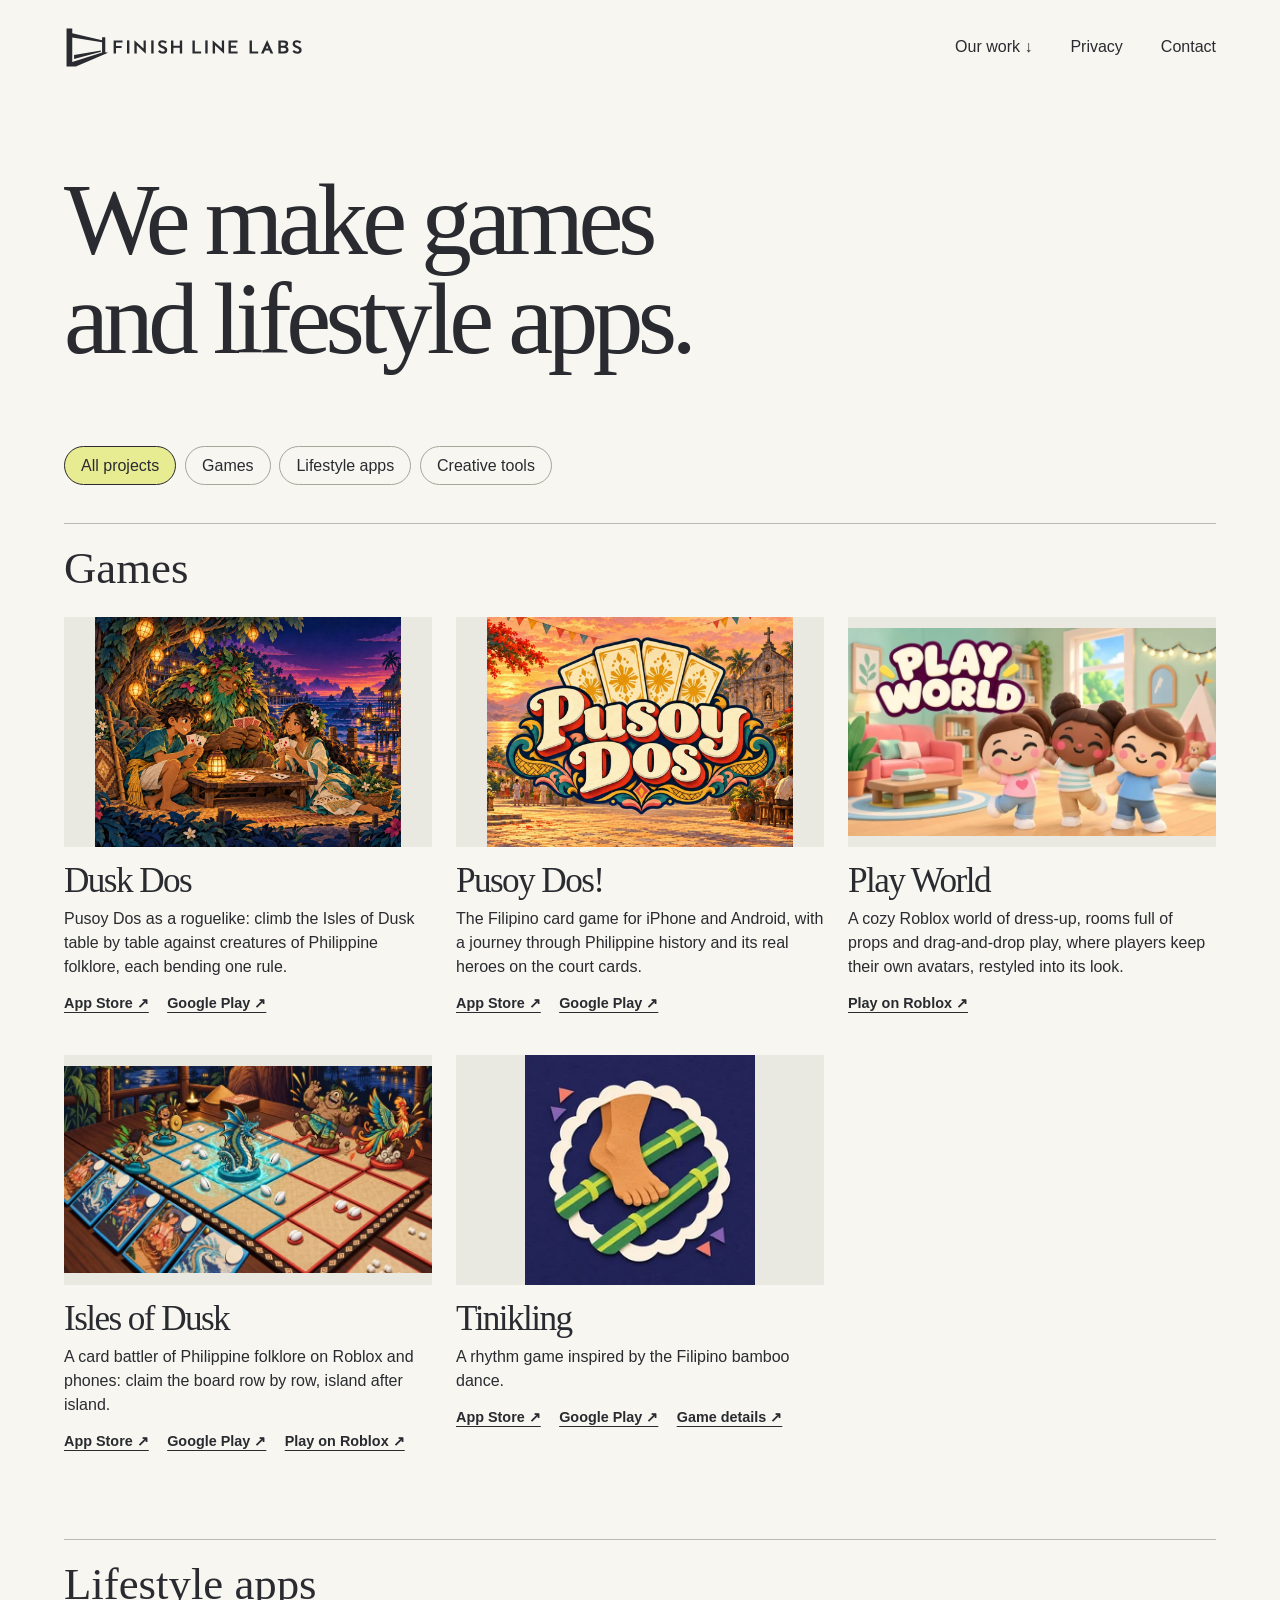
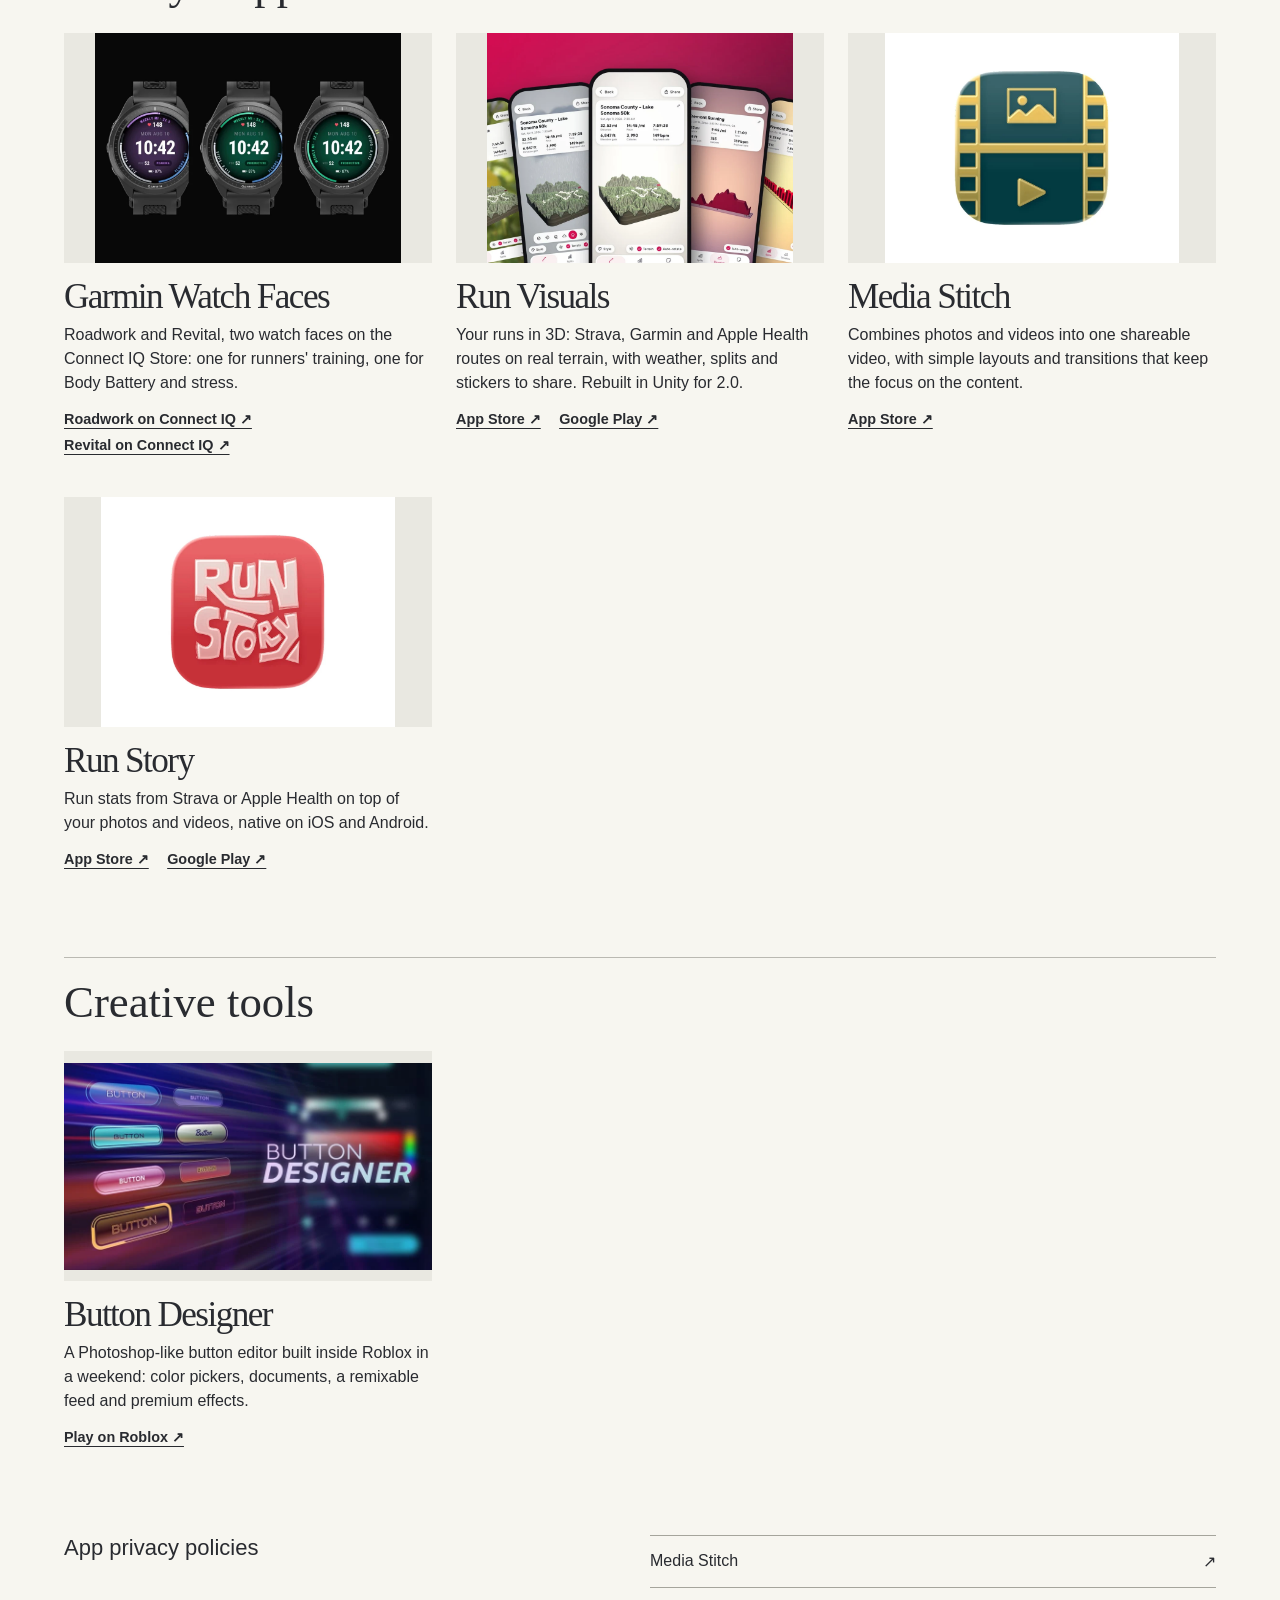
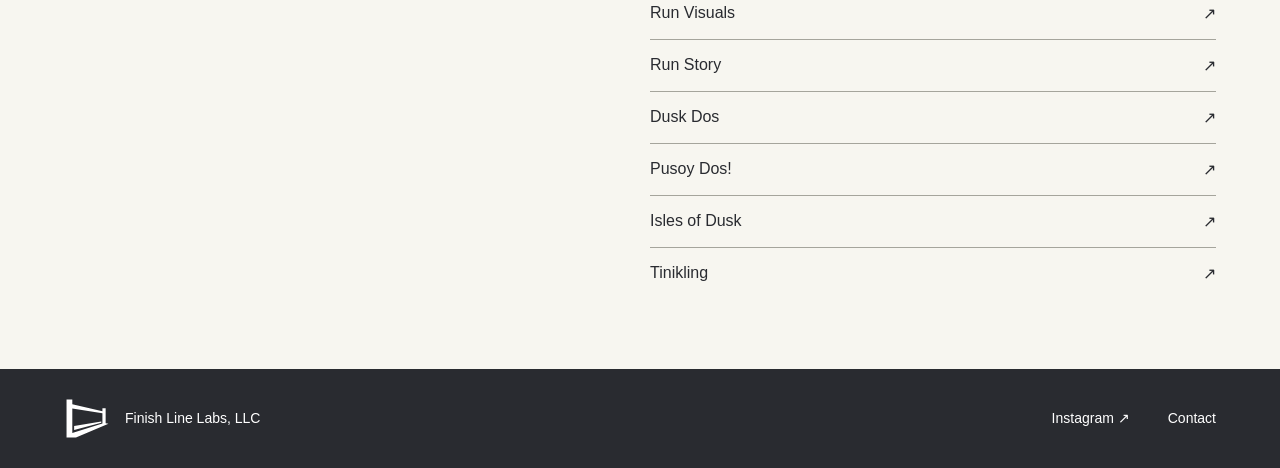
<file: index.html>
<!doctype html>
<html lang="en">
<head>
<meta charset="utf-8"><meta name="viewport" content="width=device-width,initial-scale=1">
<title>Finish Line Labs — Games and lifestyle apps</title>
<meta name="description" content="Finish Line Labs makes games and lifestyle apps. Find app privacy policies and contact the studio.">
<link rel="icon" href="assets/mark-graphite.svg" type="image/svg+xml">
<link rel="stylesheet" href="style.css">
</head>
<body>
<header class="wrap"><a href="./" aria-label="Finish Line Labs home"><img class="logo" src="assets/horizontal-graphite.svg" alt="Finish Line Labs"></a><nav aria-label="Main"><a href="#work">Our work ↓</a><a href="#privacy">Privacy</a><a href="contact/">Contact</a></nav></header>
<main class="wrap"><h1>We make games<br>and lifestyle apps.</h1><div id="work"><div class="filters" role="group" aria-label="Filter projects by category" hidden>
<button type="button" data-category="all" aria-pressed="true">All projects</button>
<button type="button" data-category="games" aria-pressed="false">Games</button>
<button type="button" data-category="apps" aria-pressed="false">Lifestyle apps</button>
<button type="button" data-category="tools" aria-pressed="false">Creative tools</button>
</div><section class="catalog" id="games"><h2>Games</h2><div class="product-grid"><article class="product"><div class="picture"><img src="assets/products/dusk-dos.webp" loading="lazy" width="1000" height="750" alt="Dusk Dos artwork"></div><h3>Dusk Dos</h3><p>Pusoy Dos as a roguelike: climb the Isles of Dusk table by table against creatures of Philippine folklore, each bending one rule.</p><div class="actions"><a href="https://apps.apple.com/us/app/dusk-dos/id6826716726" aria-label="Dusk Dos — App Store">App Store ↗</a> <a href="https://play.google.com/store/apps/details?id=com.finishlinelabs.dosdusk" aria-label="Dusk Dos — Google Play">Google Play ↗</a></div></article><article class="product"><div class="picture"><img src="assets/products/pusoy-dos.webp" loading="lazy" width="1000" height="750" alt="Pusoy Dos! artwork"></div><h3>Pusoy Dos!</h3><p>The Filipino card game for iPhone and Android, with a journey through Philippine history and its real heroes on the court cards.</p><div class="actions"><a href="https://apps.apple.com/us/app/pusoy-dos/id6825858971" aria-label="Pusoy Dos! — App Store">App Store ↗</a> <a href="https://play.google.com/store/apps/details?id=com.finishlinelabs.pusoydos" aria-label="Pusoy Dos! — Google Play">Google Play ↗</a></div></article><article class="product"><div class="picture"><img src="assets/products/play-world.webp" loading="lazy" width="767" height="432" alt="Play World artwork"></div><h3>Play World</h3><p>A cozy Roblox world of dress-up, rooms full of props and drag-and-drop play, where players keep their own avatars, restyled into its look.</p><div class="actions"><a href="https://www.roblox.com/games/117658689486791/Play-World" aria-label="Play World — Play on Roblox">Play on Roblox ↗</a></div></article><article class="product"><div class="picture"><img src="assets/products/isles-of-dusk.webp" loading="lazy" width="768" height="432" alt="Isles of Dusk artwork"></div><h3>Isles of Dusk</h3><p>A card battler of Philippine folklore on Roblox and phones: claim the board row by row, island after island.</p><div class="actions"><a href="https://apps.apple.com/us/app/isles-of-dusk/id6826717056" aria-label="Isles of Dusk — App Store">App Store ↗</a> <a href="https://play.google.com/store/apps/details?id=com.finishlinelabs.crownfield" aria-label="Isles of Dusk — Google Play">Google Play ↗</a> <a href="https://www.roblox.com/games/87067473966880/Isles-of-Dusk" aria-label="Isles of Dusk — Play on Roblox">Play on Roblox ↗</a></div></article><article class="product"><div class="picture"><img src="assets/products/Tinikling.webp" loading="lazy" width="256" height="256" alt="Tinikling artwork"></div><h3>Tinikling</h3><p>A rhythm game inspired by the Filipino bamboo dance.</p><div class="actions"><a href="https://apps.apple.com/us/app/tinikling/id6832790945" aria-label="Tinikling — App Store">App Store ↗</a> <a href="https://play.google.com/store/apps/details?id=com.finishlinelabs.tinikling" aria-label="Tinikling — Google Play">Google Play ↗</a> <a href="Tinikling/index.html" aria-label="Tinikling — Game details">Game details ↗</a></div></article></div></section><section class="catalog" id="apps"><h2>Lifestyle apps</h2><div class="product-grid"><article class="product"><div class="picture"><img src="assets/products/garmin-watch-faces.webp" loading="lazy" width="1000" height="750" alt="Garmin Watch Faces artwork"></div><h3>Garmin Watch Faces</h3><p>Roadwork and Revital, two watch faces on the Connect IQ Store: one for runners&#x27; training, one for Body Battery and stress.</p><div class="actions"><a href="https://apps.garmin.com/apps/43e8fca6-fdaa-4381-ac47-625784bd0b8f" aria-label="Garmin Watch Faces — Roadwork on Connect IQ">Roadwork on Connect IQ ↗</a> <a href="https://apps.garmin.com/apps/ee8a396f-3786-472f-8617-db950301f83d" aria-label="Garmin Watch Faces — Revital on Connect IQ">Revital on Connect IQ ↗</a></div></article><article class="product"><div class="picture"><img src="assets/products/run-visuals.webp" loading="lazy" width="1000" height="750" alt="Run Visuals artwork"></div><h3>Run Visuals</h3><p>Your runs in 3D: Strava, Garmin and Apple Health routes on real terrain, with weather, splits and stickers to share. Rebuilt in Unity for 2.0.</p><div class="actions"><a href="https://apps.apple.com/us/app/run-visuals/id6759010004" aria-label="Run Visuals — App Store">App Store ↗</a> <a href="https://play.google.com/store/apps/details?id=info.finishlinelabs.runcards" aria-label="Run Visuals — Google Play">Google Play ↗</a></div></article><article class="product"><div class="picture"><img src="assets/products/media-stitch.webp" loading="lazy" width="982" height="768" alt="Media Stitch artwork"></div><h3>Media Stitch</h3><p>Combines photos and videos into one shareable video, with simple layouts and transitions that keep the focus on the content.</p><div class="actions"><a href="https://apps.apple.com/us/app/media-stitch/id6751826519" aria-label="Media Stitch — App Store">App Store ↗</a></div></article><article class="product"><div class="picture"><img src="assets/products/run-story.webp" loading="lazy" width="982" height="768" alt="Run Story artwork"></div><h3>Run Story</h3><p>Run stats from Strava or Apple Health on top of your photos and videos, native on iOS and Android.</p><div class="actions"><a href="https://apps.apple.com/us/app/run-story/id6737940528" aria-label="Run Story — App Store">App Store ↗</a> <a href="https://play.google.com/store/apps/details?id=com.uiuxartist.runstory.release" aria-label="Run Story — Google Play">Google Play ↗</a></div></article></div></section><section class="catalog" id="tools"><h2>Creative tools</h2><div class="product-grid"><article class="product"><div class="picture"><img src="assets/products/button-designer.webp" loading="lazy" width="768" height="432" alt="Button Designer artwork"></div><h3>Button Designer</h3><p>A Photoshop-like button editor built inside Roblox in a weekend: color pickers, documents, a remixable feed and premium effects.</p><div class="actions"><a href="https://www.roblox.com/games/102189464014234/Button-Designer" aria-label="Button Designer — Play on Roblox">Play on Roblox ↗</a></div></article></div></section></div>
<section id="privacy" class="policies"><h2>App privacy policies</h2><div><a href="mediastitchprivacypolicy">Media Stitch <span>↗</span></a><a href="runvisualsprivacypolicy">Run Visuals <span>↗</span></a><a href="RunStory/privacy-policy.html">Run Story <span>↗</span></a><a href="DuskDos/privacy-policy.html">Dusk Dos <span>↗</span></a><a href="PusoyDos/privacy-policy.html">Pusoy Dos! <span>↗</span></a><a href="IslesOfDusk/privacy-policy.html">Isles of Dusk <span>↗</span></a><a href="Tinikling/privacy-policy.html">Tinikling <span>↗</span></a></div></section></main>
<footer><div class="wrap"><div><img src="assets/mark-white.svg" alt="" width="47">Finish Line Labs, LLC</div><nav aria-label="Footer"><a href="https://www.instagram.com/finishline.labs/">Instagram ↗</a><a href="contact/">Contact</a></nav></div></footer>
<script src="filters.js" defer></script>
</body></html>
</file>
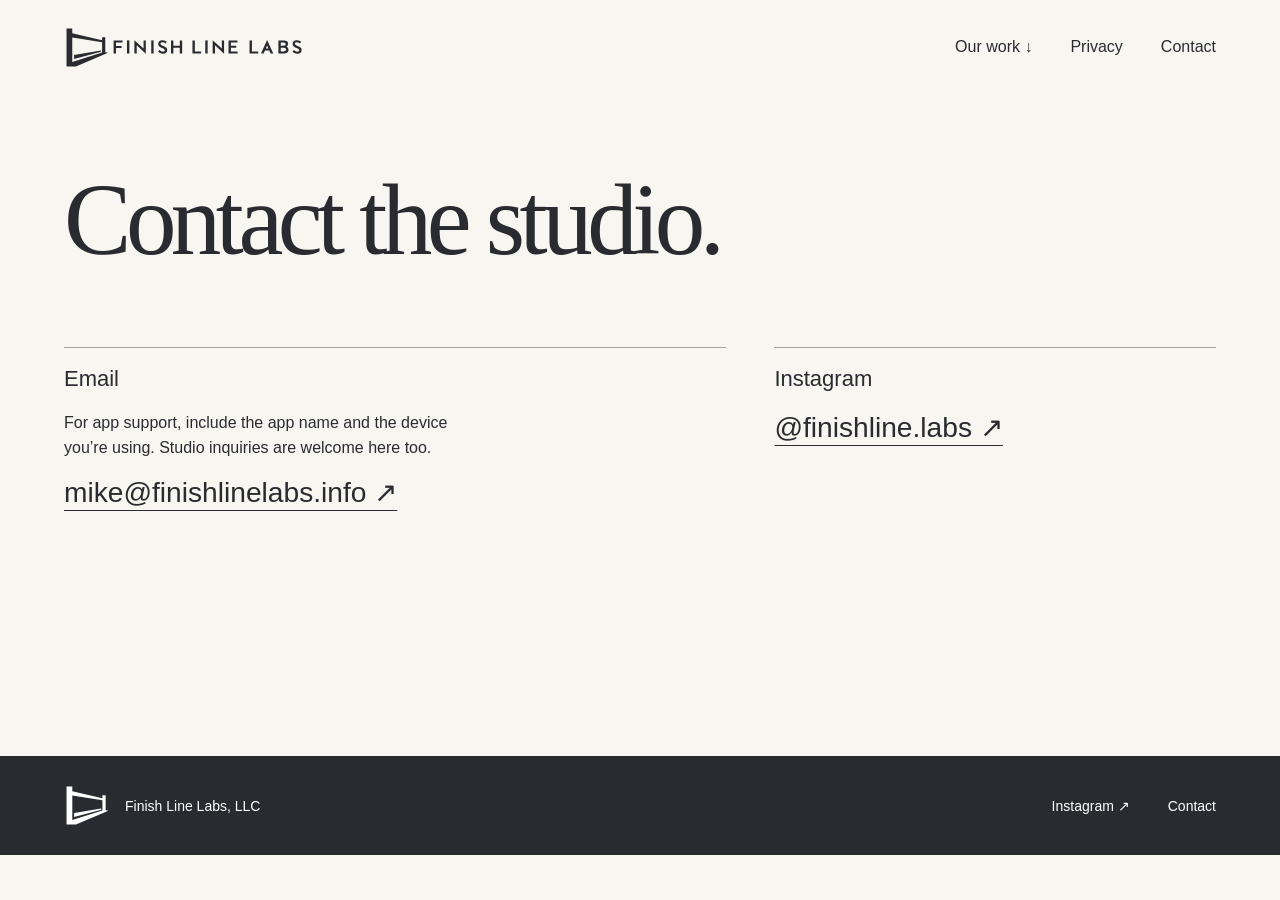
<file: contact/index.html>
<!doctype html>
<html lang="en">
<head>
<meta charset="utf-8"><meta name="viewport" content="width=device-width,initial-scale=1">
<title>Contact — Finish Line Labs</title>
<meta name="description" content="Email Finish Line Labs for app support or studio inquiries, or find us on Instagram.">
<link rel="icon" href="../assets/mark-graphite.svg" type="image/svg+xml">
<link rel="stylesheet" href="../style.css">
</head>
<body>
<header class="wrap"><a href="../" aria-label="Finish Line Labs home"><img class="logo" src="../assets/horizontal-graphite.svg" alt="Finish Line Labs"></a><nav aria-label="Main"><a href="../#work">Our work ↓</a><a href="../#privacy">Privacy</a><a href="./" aria-current="page">Contact</a></nav></header>
<main class="wrap contact-page">
<h1>Contact the studio.</h1>
<div class="contact-options">
<section><h2>Email</h2><p>For app support, include the app name and the device you’re using. Studio inquiries are welcome here too.</p><a href="mailto:mike@finishlinelabs.info">mike@finishlinelabs.info ↗</a></section>
<section><h2>Instagram</h2><a href="https://www.instagram.com/finishline.labs/">@finishline.labs ↗</a></section>
</div></main>
<footer><div class="wrap"><div><img src="../assets/mark-white.svg" alt="" width="47">Finish Line Labs, LLC</div><nav aria-label="Footer"><a href="https://www.instagram.com/finishline.labs/">Instagram ↗</a><a href="./">Contact</a></nav></div></footer>
</body></html>
</file>
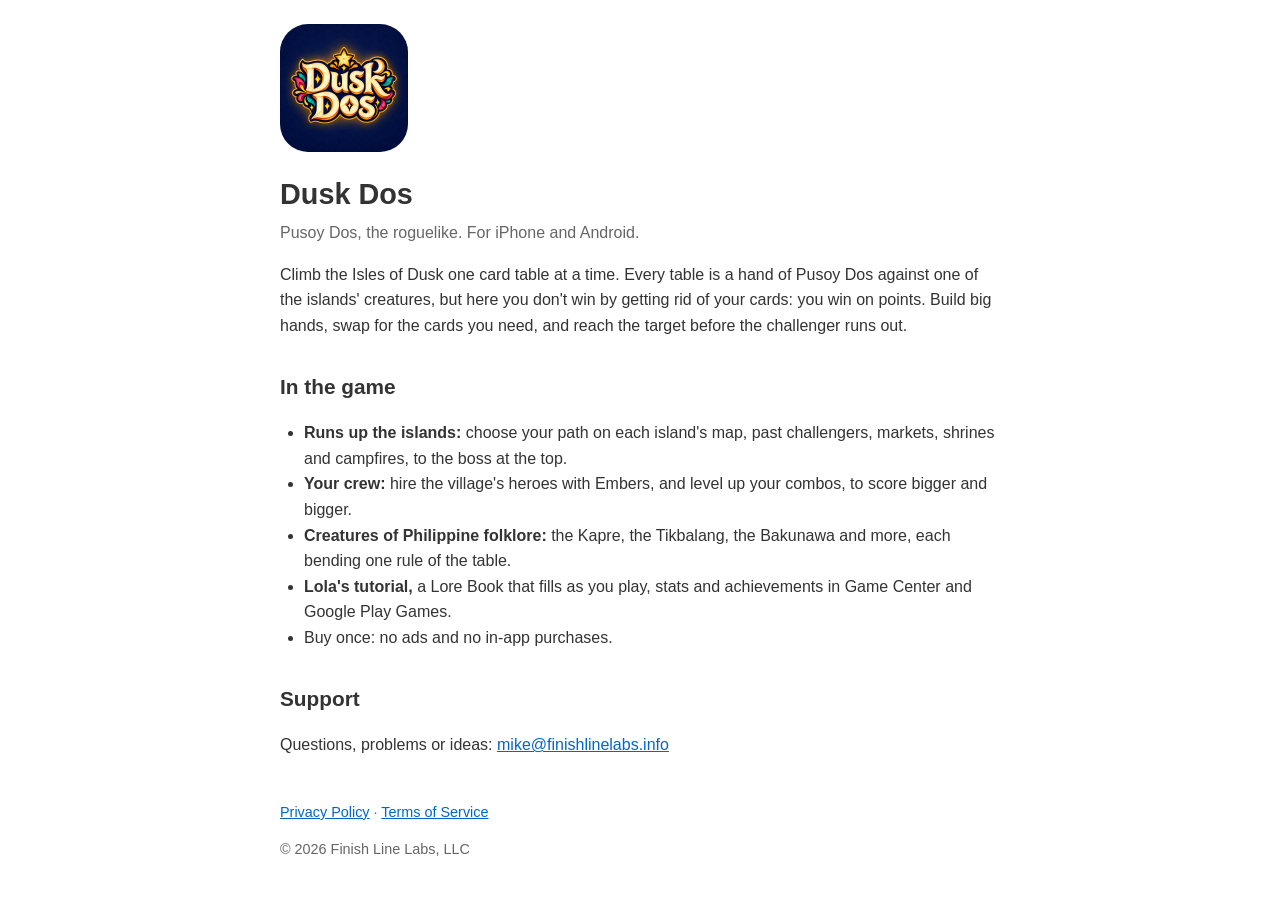
<file: DuskDos/index.html>
<!DOCTYPE html>
<html lang="en">
<head>
  <meta charset="UTF-8">
  <meta name="viewport" content="width=device-width, initial-scale=1.0">
  <title>Dusk Dos - Pusoy Dos, the Roguelike</title>
  <style>
    body {
      font-family: -apple-system, BlinkMacSystemFont, "Segoe UI", Roboto, Helvetica, Arial, sans-serif;
      max-width: 720px;
      margin: 0 auto;
      padding: 24px;
      line-height: 1.6;
      color: #333;
    }
    h1 { font-size: 1.8em; margin: 0.4em 0 0.1em; }
    h2 { font-size: 1.3em; margin-top: 1.5em; }
    .tagline { color: #666; margin-top: 0; }
    .icon { width: 128px; height: 128px; border-radius: 28px; }
    ul { padding-left: 1.5em; }
    a { color: #0066cc; }
    footer { margin-top: 3em; color: #666; font-size: 0.9em; }
  </style>
</head>
<body>
<img class="icon" src="icon.png" alt="Dusk Dos app icon">
<h1>Dusk Dos</h1>
<p class="tagline">Pusoy Dos, the roguelike. For iPhone and Android.</p>
<p>Climb the Isles of Dusk one card table at a time. Every table is a hand of Pusoy Dos against one of the islands' creatures, but here you don't win by getting rid of your cards: you win on points. Build big hands, swap for the cards you need, and reach the target before the challenger runs out.</p>
<h2>In the game</h2>
<ul>
  <li><strong>Runs up the islands:</strong> choose your path on each island's map, past challengers, markets, shrines and campfires, to the boss at the top.</li>
  <li><strong>Your crew:</strong> hire the village's heroes with Embers, and level up your combos, to score bigger and bigger.</li>
  <li><strong>Creatures of Philippine folklore:</strong> the Kapre, the Tikbalang, the Bakunawa and more, each bending one rule of the table.</li>
  <li><strong>Lola's tutorial,</strong> a Lore Book that fills as you play, stats and achievements in Game Center and Google Play Games.</li>
  <li>Buy once: no ads and no in-app purchases.</li>
</ul>
<h2>Support</h2>
<p>Questions, problems or ideas: <a href="mailto:mike@finishlinelabs.info">mike@finishlinelabs.info</a></p>

<footer>
  <p><a href="privacy-policy.html">Privacy Policy</a> &middot; <a href="terms.html">Terms of Service</a></p>
  <p>&copy; 2026 Finish Line Labs, LLC</p>
</footer>

</body>
</html>
</file>
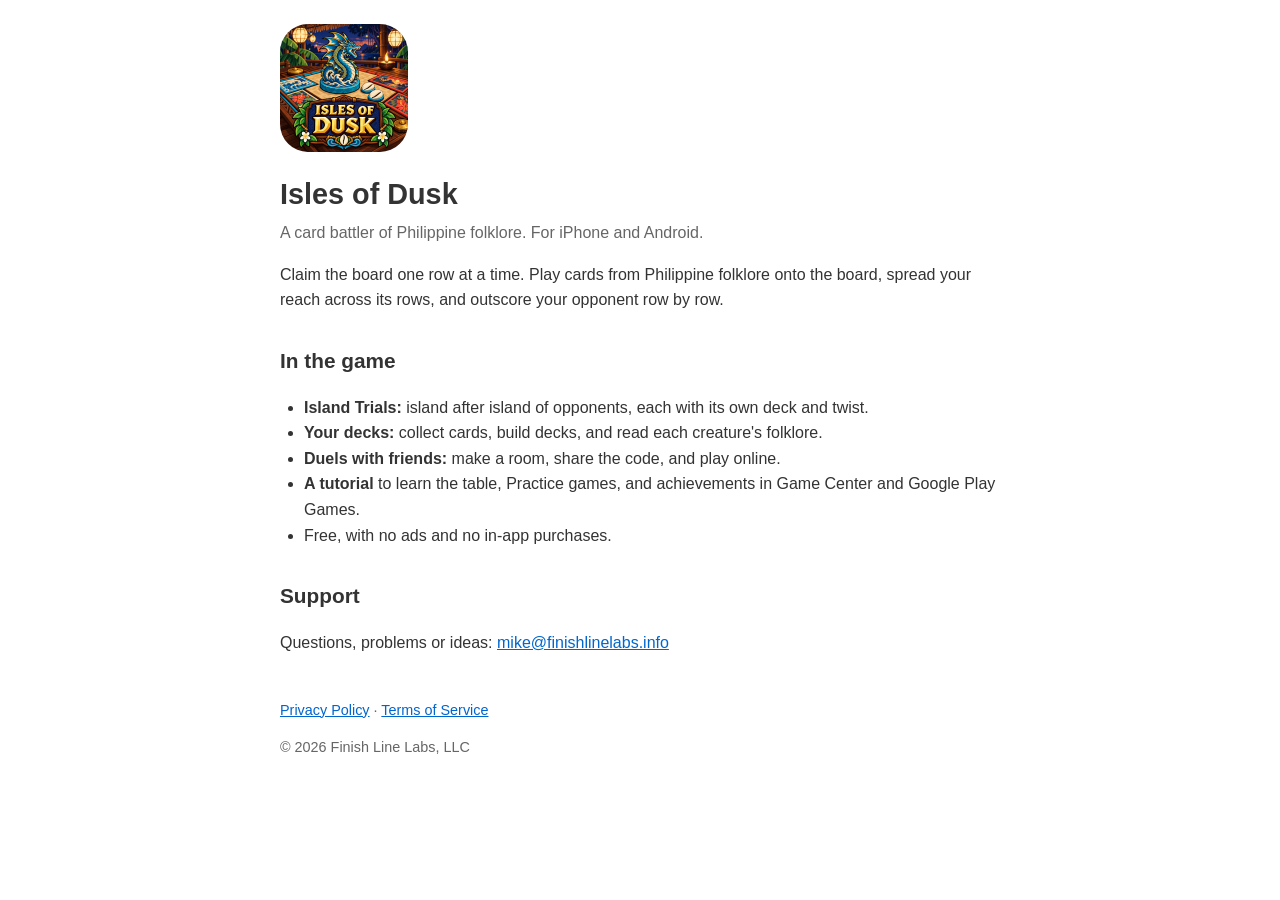
<file: IslesOfDusk/index.html>
<!DOCTYPE html>
<html lang="en">
<head>
  <meta charset="UTF-8">
  <meta name="viewport" content="width=device-width, initial-scale=1.0">
  <title>Isles of Dusk - Folklore card battles</title>
  <style>
    body {
      font-family: -apple-system, BlinkMacSystemFont, "Segoe UI", Roboto, Helvetica, Arial, sans-serif;
      max-width: 720px;
      margin: 0 auto;
      padding: 24px;
      line-height: 1.6;
      color: #333;
    }
    h1 { font-size: 1.8em; margin: 0.4em 0 0.1em; }
    h2 { font-size: 1.3em; margin-top: 1.5em; }
    .tagline { color: #666; margin-top: 0; }
    .icon { width: 128px; height: 128px; border-radius: 28px; }
    ul { padding-left: 1.5em; }
    a { color: #0066cc; }
    footer { margin-top: 3em; color: #666; font-size: 0.9em; }
  </style>
</head>
<body>

<img class="icon" src="icon.png" alt="Isles of Dusk app icon">
<h1>Isles of Dusk</h1>
<p class="tagline">A card battler of Philippine folklore. For iPhone and Android.</p>
<p>Claim the board one row at a time. Play cards from Philippine folklore onto the board, spread your reach across its rows, and outscore your opponent row by row.</p>
<h2>In the game</h2>
<ul>
  <li><strong>Island Trials:</strong> island after island of opponents, each with its own deck and twist.</li>
  <li><strong>Your decks:</strong> collect cards, build decks, and read each creature's folklore.</li>
  <li><strong>Duels with friends:</strong> make a room, share the code, and play online.</li>
  <li><strong>A tutorial</strong> to learn the table, Practice games, and achievements in Game Center and Google Play Games.</li>
  <li>Free, with no ads and no in-app purchases.</li>
</ul>
<h2>Support</h2>
<p>Questions, problems or ideas: <a href="mailto:mike@finishlinelabs.info">mike@finishlinelabs.info</a></p>

<footer>
  <p><a href="privacy-policy.html">Privacy Policy</a> &middot; <a href="terms.html">Terms of Service</a></p>
  <p>&copy; 2026 Finish Line Labs, LLC</p>
</footer>

</body>
</html>
</file>
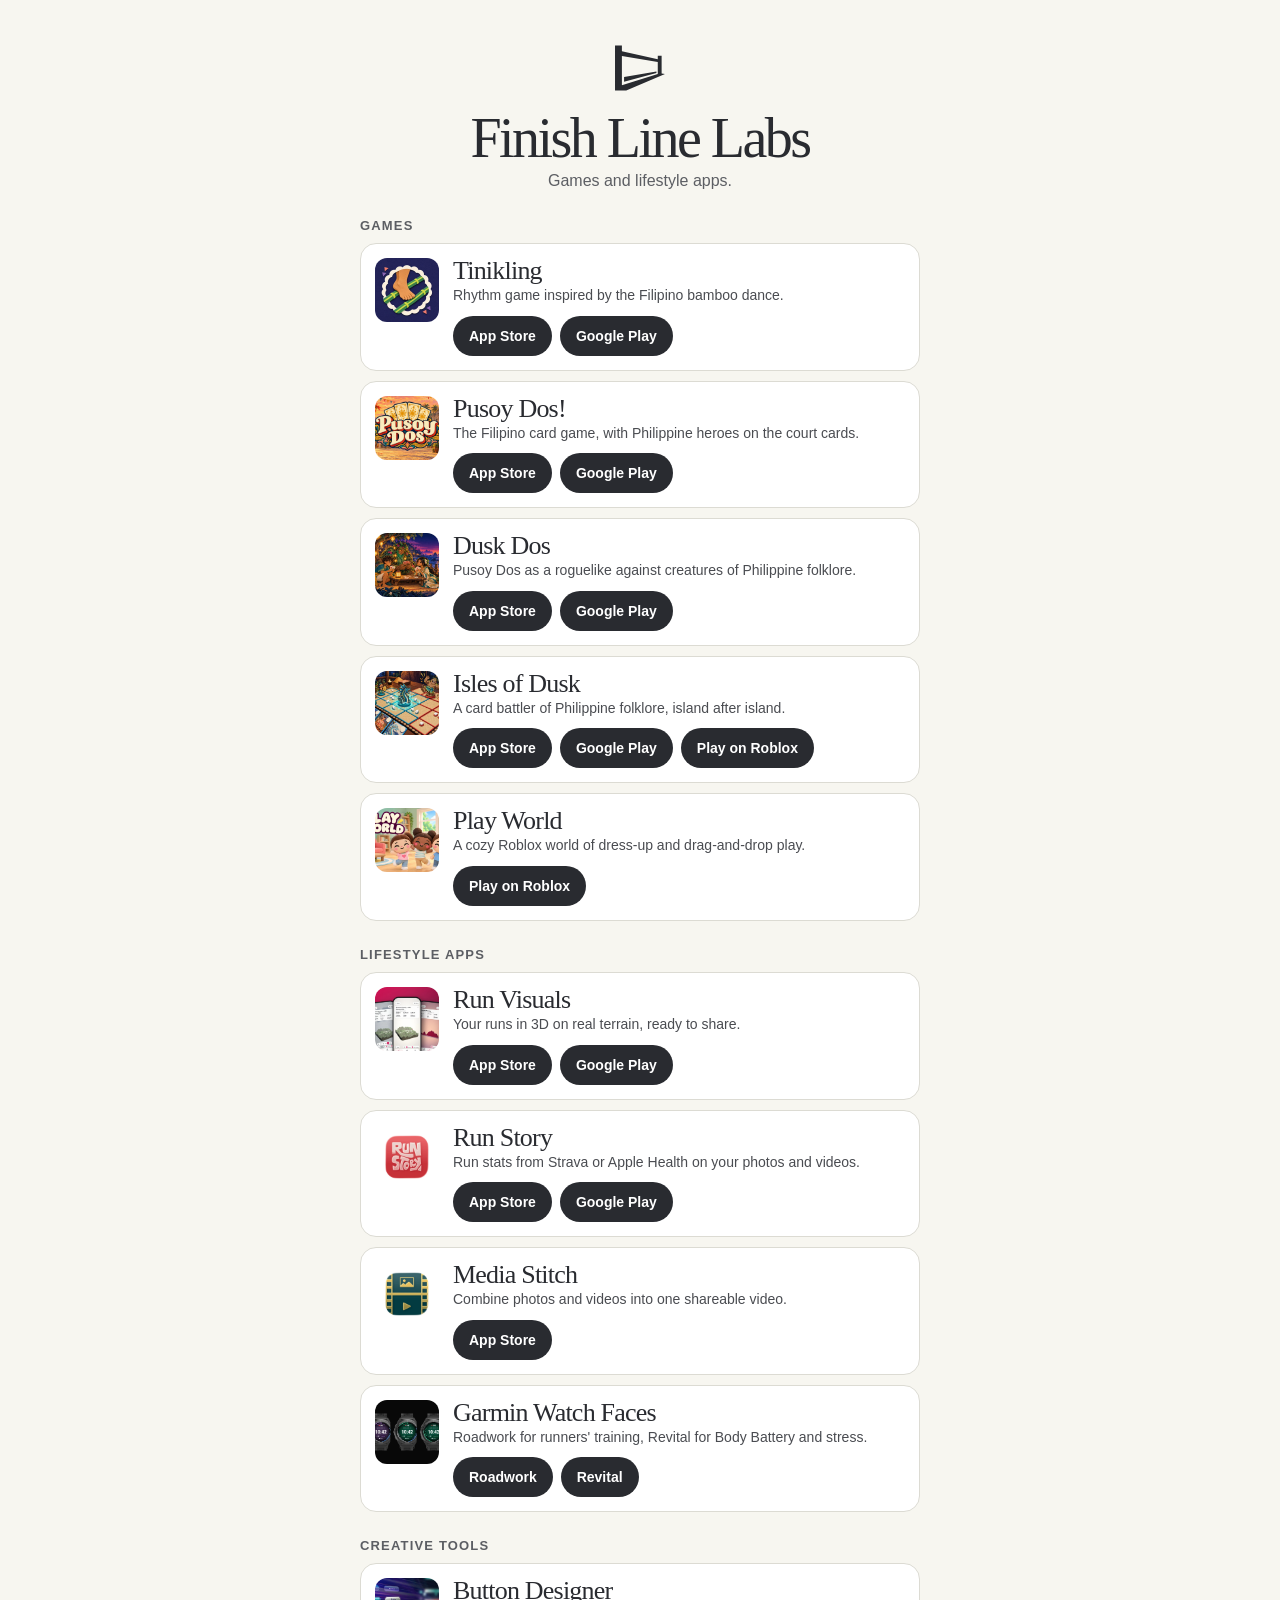
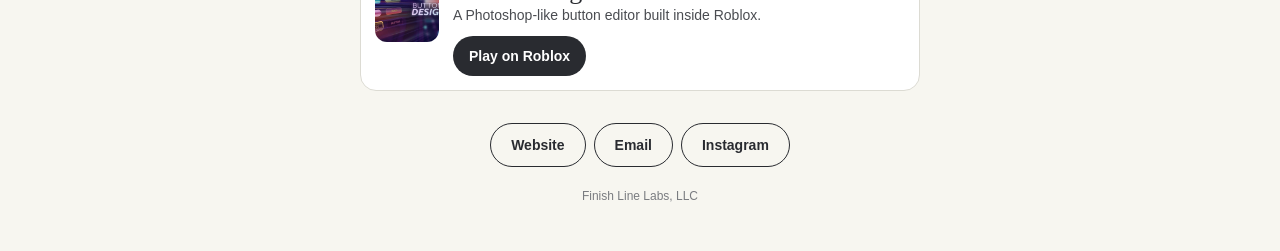
<file: links/index.html>
<!doctype html>
<html lang="en">
<head>
<meta charset="utf-8"><meta name="viewport" content="width=device-width,initial-scale=1">
<title>Links — Finish Line Labs</title>
<meta name="description" content="Every Finish Line Labs game and app, with links to download or play.">
<link rel="icon" href="../assets/mark-graphite.svg" type="image/svg+xml">
<link rel="stylesheet" href="../style.css?v=2">
</head>
<body class="links-page">
<main class="links">
<header class="links-head">
<img src="../assets/mark-graphite.svg" alt="" width="56" height="56">
<h1>Finish Line Labs</h1>
<p>Games and lifestyle apps.</p>
</header>

<section aria-labelledby="links-games">
<h2 id="links-games">Games</h2>
<article class="link-card">
<img src="../assets/products/Tinikling.webp" alt="" width="64" height="64">
<div><h3>Tinikling</h3><p>Rhythm game inspired by the Filipino bamboo dance.</p>
<div class="stores"><a href="https://apps.apple.com/us/app/tinikling/id6832790945">App Store</a><a href="https://play.google.com/store/apps/details?id=com.finishlinelabs.tinikling">Google Play</a></div></div>
</article>
<article class="link-card">
<img src="../assets/products/pusoy-dos.webp" alt="" width="64" height="64">
<div><h3>Pusoy Dos!</h3><p>The Filipino card game, with Philippine heroes on the court cards.</p>
<div class="stores"><a href="https://apps.apple.com/us/app/pusoy-dos/id6825858971">App Store</a><a href="https://play.google.com/store/apps/details?id=com.finishlinelabs.pusoydos">Google Play</a></div></div>
</article>
<article class="link-card">
<img src="../assets/products/dusk-dos.webp" alt="" width="64" height="64">
<div><h3>Dusk Dos</h3><p>Pusoy Dos as a roguelike against creatures of Philippine folklore.</p>
<div class="stores"><a href="https://apps.apple.com/us/app/dusk-dos/id6826716726">App Store</a><a href="https://play.google.com/store/apps/details?id=com.finishlinelabs.dosdusk">Google Play</a></div></div>
</article>
<article class="link-card">
<img src="../assets/products/isles-of-dusk.webp" alt="" width="64" height="64">
<div><h3>Isles of Dusk</h3><p>A card battler of Philippine folklore, island after island.</p>
<div class="stores"><a href="https://apps.apple.com/us/app/isles-of-dusk/id6826717056">App Store</a><a href="https://play.google.com/store/apps/details?id=com.finishlinelabs.crownfield">Google Play</a><a href="https://www.roblox.com/games/87067473966880/Isles-of-Dusk">Play on Roblox</a></div></div>
</article>
<article class="link-card">
<img src="../assets/products/play-world.webp" alt="" width="64" height="64">
<div><h3>Play World</h3><p>A cozy Roblox world of dress-up and drag-and-drop play.</p>
<div class="stores"><a href="https://www.roblox.com/games/117658689486791/Play-World">Play on Roblox</a></div></div>
</article>
</section>

<section aria-labelledby="links-apps">
<h2 id="links-apps">Lifestyle apps</h2>
<article class="link-card">
<img src="../assets/products/run-visuals.webp" alt="" width="64" height="64">
<div><h3>Run Visuals</h3><p>Your runs in 3D on real terrain, ready to share.</p>
<div class="stores"><a href="https://apps.apple.com/us/app/run-visuals/id6759010004">App Store</a><a href="https://play.google.com/store/apps/details?id=info.finishlinelabs.runcards">Google Play</a></div></div>
</article>
<article class="link-card">
<img src="../assets/products/run-story.webp" alt="" width="64" height="64">
<div><h3>Run Story</h3><p>Run stats from Strava or Apple Health on your photos and videos.</p>
<div class="stores"><a href="https://apps.apple.com/us/app/run-story/id6737940528">App Store</a><a href="https://play.google.com/store/apps/details?id=com.uiuxartist.runstory.release">Google Play</a></div></div>
</article>
<article class="link-card">
<img src="../assets/products/media-stitch.webp" alt="" width="64" height="64">
<div><h3>Media Stitch</h3><p>Combine photos and videos into one shareable video.</p>
<div class="stores"><a href="https://apps.apple.com/us/app/media-stitch/id6751826519">App Store</a></div></div>
</article>
<article class="link-card">
<img src="../assets/products/garmin-watch-faces.webp" alt="" width="64" height="64">
<div><h3>Garmin Watch Faces</h3><p>Roadwork for runners' training, Revital for Body Battery and stress.</p>
<div class="stores"><a href="https://apps.garmin.com/apps/43e8fca6-fdaa-4381-ac47-625784bd0b8f">Roadwork</a><a href="https://apps.garmin.com/apps/ee8a396f-3786-472f-8617-db950301f83d">Revital</a></div></div>
</article>
</section>

<section aria-labelledby="links-tools">
<h2 id="links-tools">Creative tools</h2>
<article class="link-card">
<img src="../assets/products/button-designer.webp" alt="" width="64" height="64">
<div><h3>Button Designer</h3><p>A Photoshop-like button editor built inside Roblox.</p>
<div class="stores"><a href="https://www.roblox.com/games/102189464014234/Button-Designer">Play on Roblox</a></div></div>
</article>
</section>

<nav class="links-foot" aria-label="Studio">
<a href="../">Website</a><a href="mailto:mike@finishlinelabs.info">Email</a><a href="https://www.instagram.com/finishline.labs/">Instagram</a>
</nav>
<p class="links-legal">Finish Line Labs, LLC</p>
</main>
</body></html>
</file>
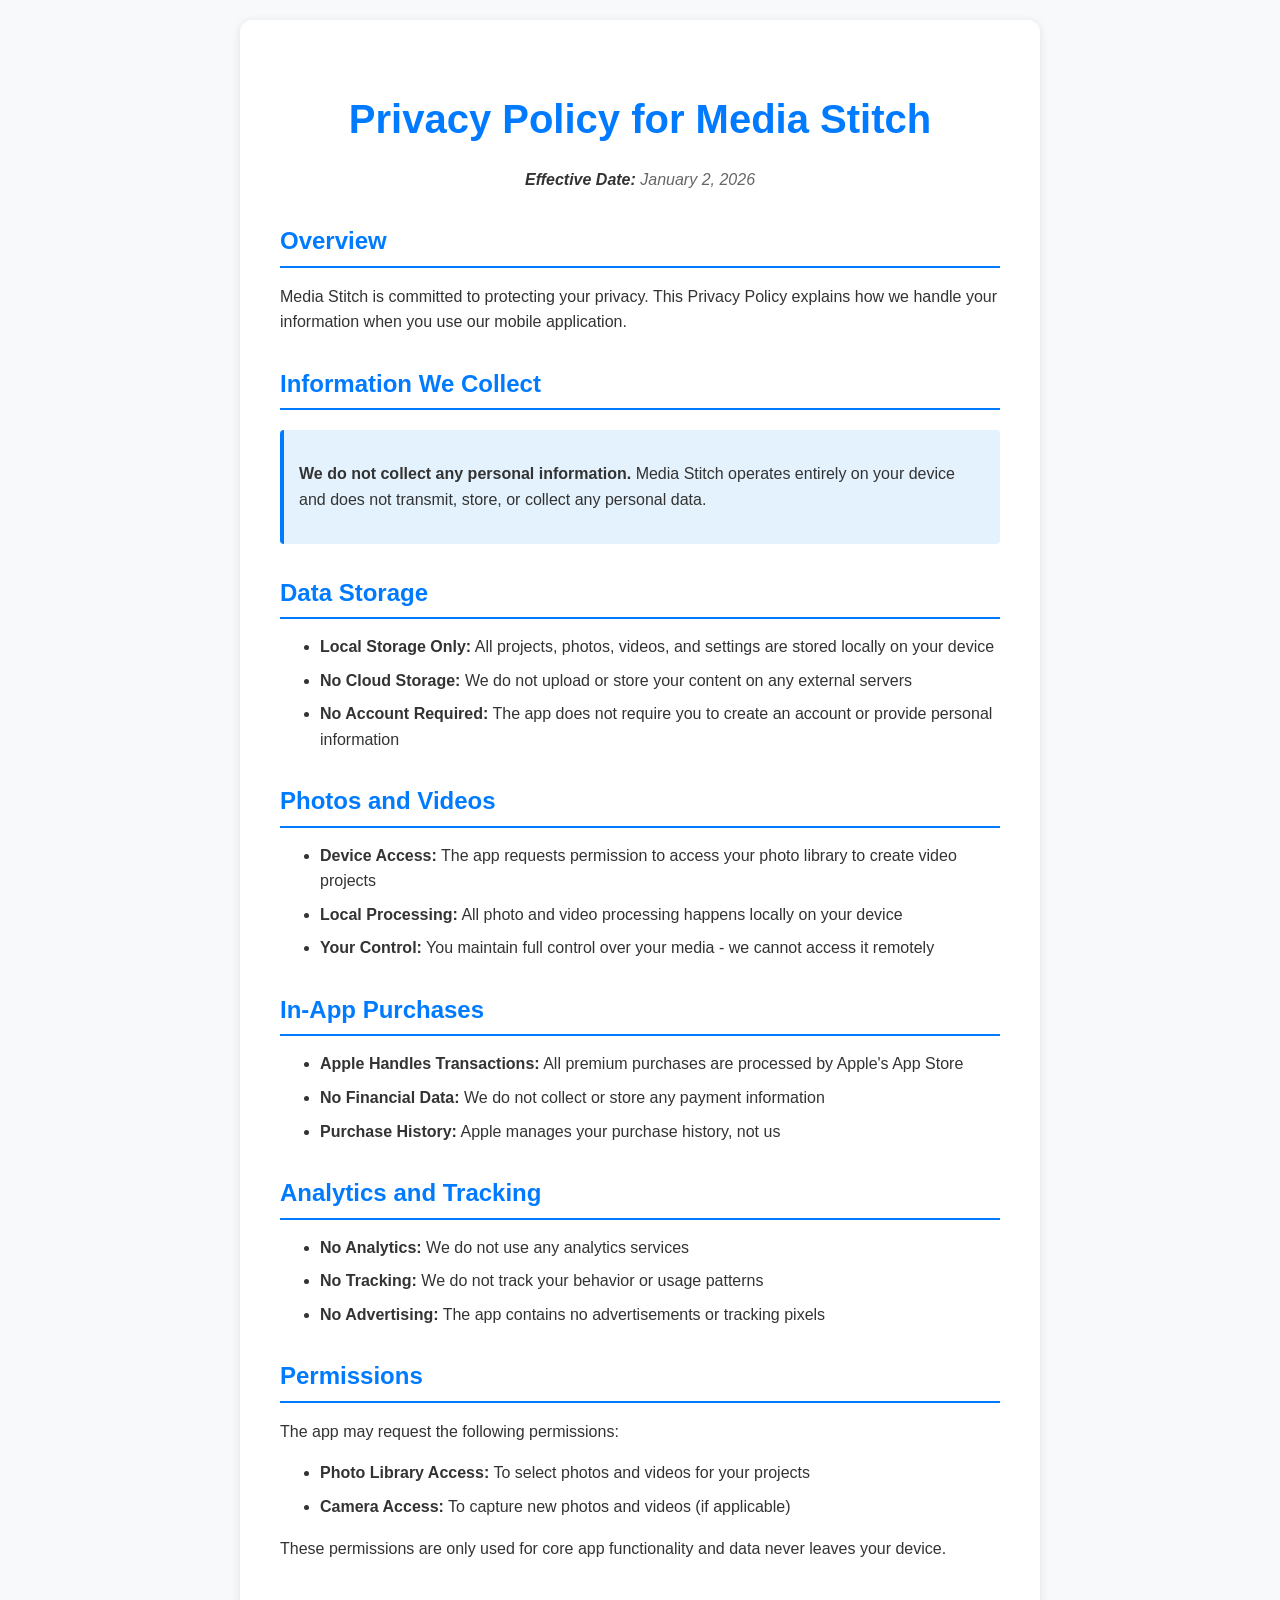
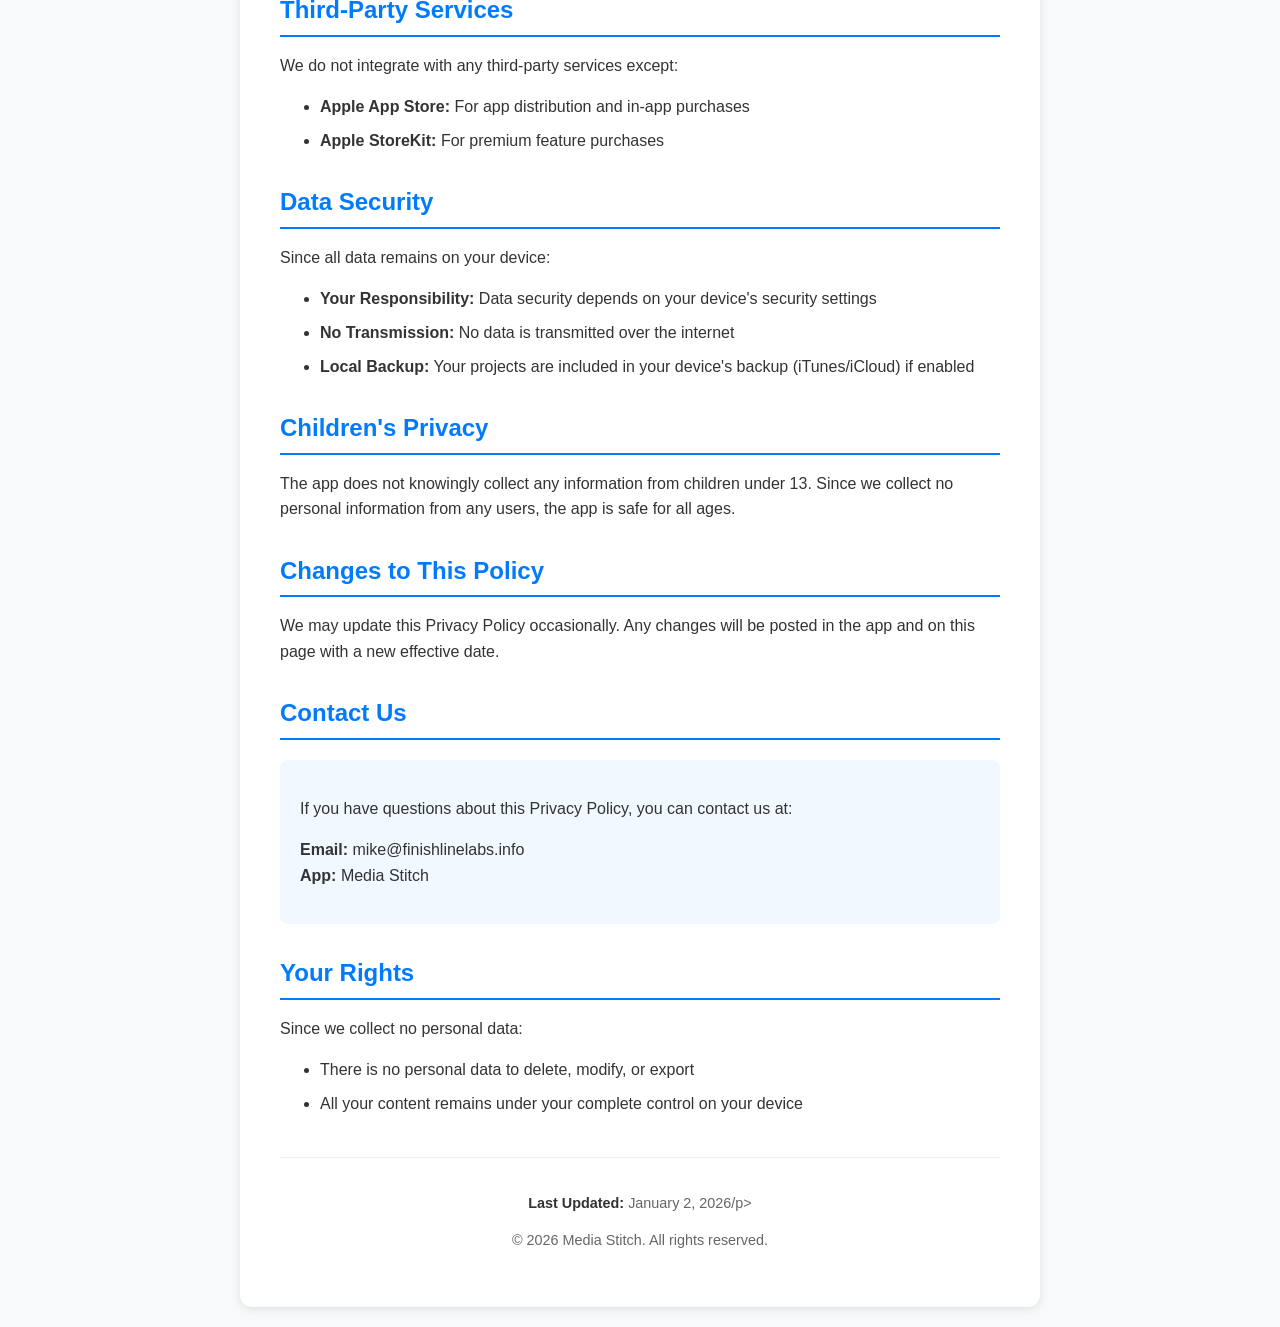
<file: mediastitchprivacypolicy/index.html>
<!DOCTYPE html>
<html lang="en">
<head>
    <meta charset="UTF-8">
    <meta name="viewport" content="width=device-width, initial-scale=1.0">
    <title>Privacy Policy - Media Stitch</title>
    <style>
        body {
            font-family: -apple-system, BlinkMacSystemFont, 'Segoe UI', Roboto, sans-serif;
            line-height: 1.6;
            max-width: 800px;
            margin: 0 auto;
            padding: 20px;
            background-color: #f8f9fa;
            color: #333;
        }
        .container {
            background: white;
            padding: 40px;
            border-radius: 12px;
            box-shadow: 0 2px 10px rgba(0,0,0,0.1);
        }
        h1 {
            color: #007AFF;
            font-size: 2.5rem;
            margin-bottom: 10px;
            text-align: center;
        }
        h2 {
            color: #007AFF;
            font-size: 1.5rem;
            margin-top: 30px;
            margin-bottom: 15px;
            border-bottom: 2px solid #007AFF;
            padding-bottom: 5px;
        }
        .effective-date {
            text-align: center;
            font-style: italic;
            color: #666;
            margin-bottom: 30px;
        }
        .highlight {
            background-color: #e3f2fd;
            padding: 15px;
            border-left: 4px solid #007AFF;
            margin: 20px 0;
            border-radius: 4px;
        }
        .contact-info {
            background-color: #f1f8ff;
            padding: 20px;
            border-radius: 8px;
            margin: 20px 0;
        }
        ul {
            margin: 10px 0;
        }
        li {
            margin: 8px 0;
        }
        strong {
            color: #333;
        }
        .footer {
            text-align: center;
            margin-top: 40px;
            padding-top: 20px;
            border-top: 1px solid #eee;
            color: #666;
            font-size: 0.9rem;
        }
    </style>
</head>
<body>
    <div class="container">
        <h1>Privacy Policy for Media Stitch</h1>
        <p class="effective-date"><strong>Effective Date:</strong> January 2, 2026</p>

        <h2>Overview</h2>
        <p>Media Stitch is committed to protecting your privacy. This Privacy Policy explains how we handle your information when you use our mobile application.</p>

        <h2>Information We Collect</h2>
        <div class="highlight">
            <p><strong>We do not collect any personal information.</strong> Media Stitch operates entirely on your device and does not transmit, store, or collect any personal data.</p>
        </div>

        <h2>Data Storage</h2>
        <ul>
            <li><strong>Local Storage Only:</strong> All projects, photos, videos, and settings are stored locally on your device</li>
            <li><strong>No Cloud Storage:</strong> We do not upload or store your content on any external servers</li>
            <li><strong>No Account Required:</strong> The app does not require you to create an account or provide personal information</li>
        </ul>

        <h2>Photos and Videos</h2>
        <ul>
            <li><strong>Device Access:</strong> The app requests permission to access your photo library to create video projects</li>
            <li><strong>Local Processing:</strong> All photo and video processing happens locally on your device</li>
            <li><strong>Your Control:</strong> You maintain full control over your media - we cannot access it remotely</li>
        </ul>

        <h2>In-App Purchases</h2>
        <ul>
            <li><strong>Apple Handles Transactions:</strong> All premium purchases are processed by Apple's App Store</li>
            <li><strong>No Financial Data:</strong> We do not collect or store any payment information</li>
            <li><strong>Purchase History:</strong> Apple manages your purchase history, not us</li>
        </ul>

        <h2>Analytics and Tracking</h2>
        <ul>
            <li><strong>No Analytics:</strong> We do not use any analytics services</li>
            <li><strong>No Tracking:</strong> We do not track your behavior or usage patterns</li>
            <li><strong>No Advertising:</strong> The app contains no advertisements or tracking pixels</li>
        </ul>

        <h2>Permissions</h2>
        <p>The app may request the following permissions:</p>
        <ul>
            <li><strong>Photo Library Access:</strong> To select photos and videos for your projects</li>
            <li><strong>Camera Access:</strong> To capture new photos and videos (if applicable)</li>
        </ul>
        <p>These permissions are only used for core app functionality and data never leaves your device.</p>

        <h2>Third-Party Services</h2>
        <p>We do not integrate with any third-party services except:</p>
        <ul>
            <li><strong>Apple App Store:</strong> For app distribution and in-app purchases</li>
            <li><strong>Apple StoreKit:</strong> For premium feature purchases</li>
        </ul>

        <h2>Data Security</h2>
        <p>Since all data remains on your device:</p>
        <ul>
            <li><strong>Your Responsibility:</strong> Data security depends on your device's security settings</li>
            <li><strong>No Transmission:</strong> No data is transmitted over the internet</li>
            <li><strong>Local Backup:</strong> Your projects are included in your device's backup (iTunes/iCloud) if enabled</li>
        </ul>

        <h2>Children's Privacy</h2>
        <p>The app does not knowingly collect any information from children under 13. Since we collect no personal information from any users, the app is safe for all ages.</p>

        <h2>Changes to This Policy</h2>
        <p>We may update this Privacy Policy occasionally. Any changes will be posted in the app and on this page with a new effective date.</p>

        <h2>Contact Us</h2>
        <div class="contact-info">
            <p>If you have questions about this Privacy Policy, you can contact us at:</p>
            <p><strong>Email:</strong> mike@finishlinelabs.info<br>
            <strong>App:</strong> Media Stitch</p>
        </div>

        <h2>Your Rights</h2>
        <p>Since we collect no personal data:</p>
        <ul>
            <li>There is no personal data to delete, modify, or export</li>
            <li>All your content remains under your complete control on your device</li>
        </ul>

        <div class="footer">
            <p><strong>Last Updated:</strong> January 2, 2026/p>
            <p>© 2026 Media Stitch. All rights reserved.</p>
        </div>
    </div>
</body>
</html>
</file>
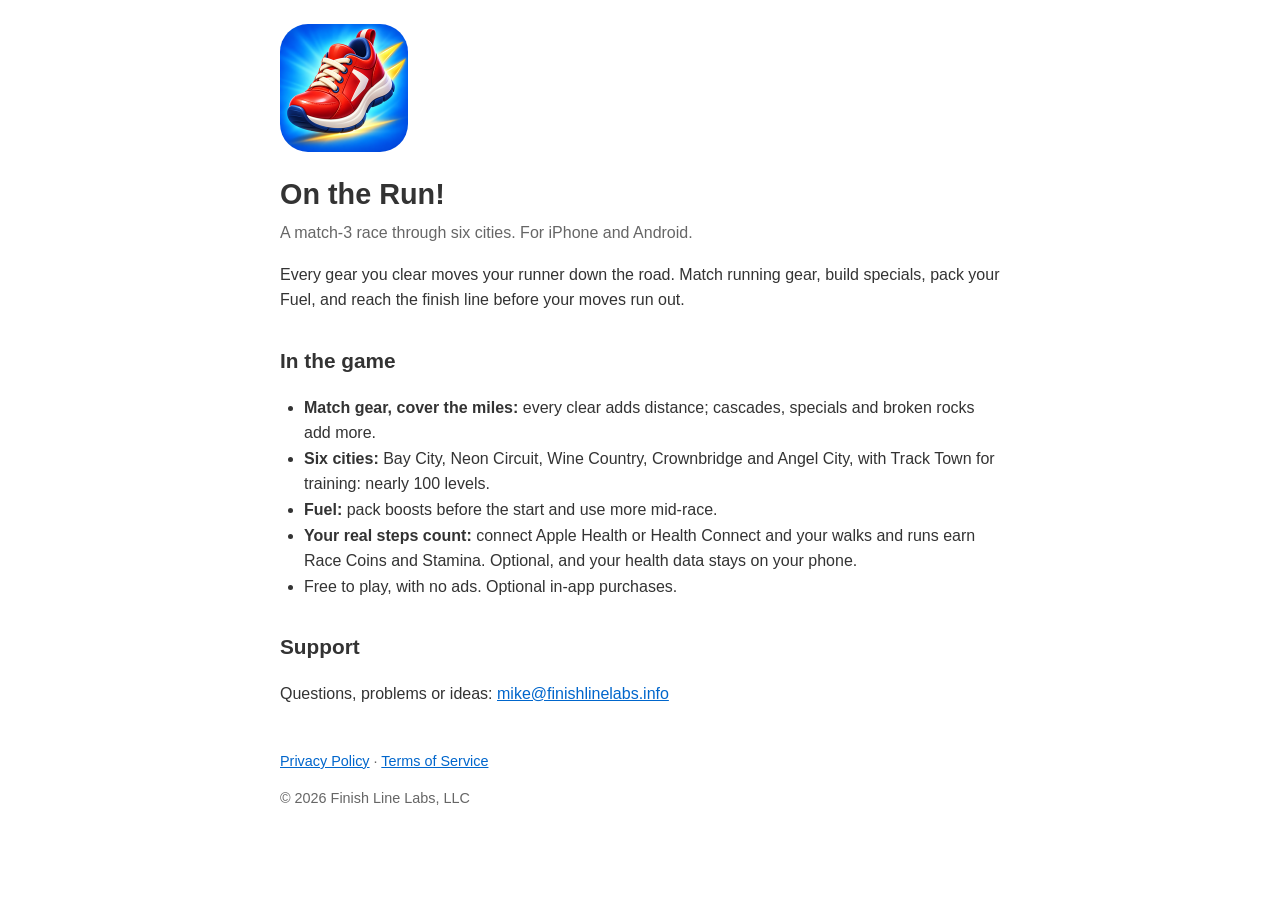
<file: OnTheRun/index.html>
<!DOCTYPE html>
<html lang="en">
<head>
  <meta charset="UTF-8">
  <meta name="viewport" content="width=device-width, initial-scale=1.0">
  <title>On the Run! - A match-3 running game</title>
  <style>
    body {
      font-family: -apple-system, BlinkMacSystemFont, "Segoe UI", Roboto, Helvetica, Arial, sans-serif;
      max-width: 720px;
      margin: 0 auto;
      padding: 24px;
      line-height: 1.6;
      color: #333;
    }
    h1 { font-size: 1.8em; margin: 0.4em 0 0.1em; }
    h2 { font-size: 1.3em; margin-top: 1.5em; }
    .tagline { color: #666; margin-top: 0; }
    .icon { width: 128px; height: 128px; border-radius: 28px; }
    ul { padding-left: 1.5em; }
    a { color: #0066cc; }
    footer { margin-top: 3em; color: #666; font-size: 0.9em; }
  </style>
</head>
<body>

<img class="icon" src="icon.png" alt="On the Run! app icon">
<h1>On the Run!</h1>
<p class="tagline">A match-3 race through six cities. For iPhone and Android.</p>
<p>Every gear you clear moves your runner down the road. Match running gear, build specials, pack your Fuel, and reach the finish line before your moves run out.</p>
<h2>In the game</h2>
<ul>
  <li><strong>Match gear, cover the miles:</strong> every clear adds distance; cascades, specials and broken rocks add more.</li>
  <li><strong>Six cities:</strong> Bay City, Neon Circuit, Wine Country, Crownbridge and Angel City, with Track Town for training: nearly 100 levels.</li>
  <li><strong>Fuel:</strong> pack boosts before the start and use more mid-race.</li>
  <li><strong>Your real steps count:</strong> connect Apple Health or Health Connect and your walks and runs earn Race Coins and Stamina. Optional, and your health data stays on your phone.</li>
  <li>Free to play, with no ads. Optional in-app purchases.</li>
</ul>
<h2>Support</h2>
<p>Questions, problems or ideas: <a href="mailto:mike@finishlinelabs.info">mike@finishlinelabs.info</a></p>

<footer>
  <p><a href="privacy-policy.html">Privacy Policy</a> &middot; <a href="terms.html">Terms of Service</a></p>
  <p>&copy; 2026 Finish Line Labs, LLC</p>
</footer>

</body>
</html>
</file>
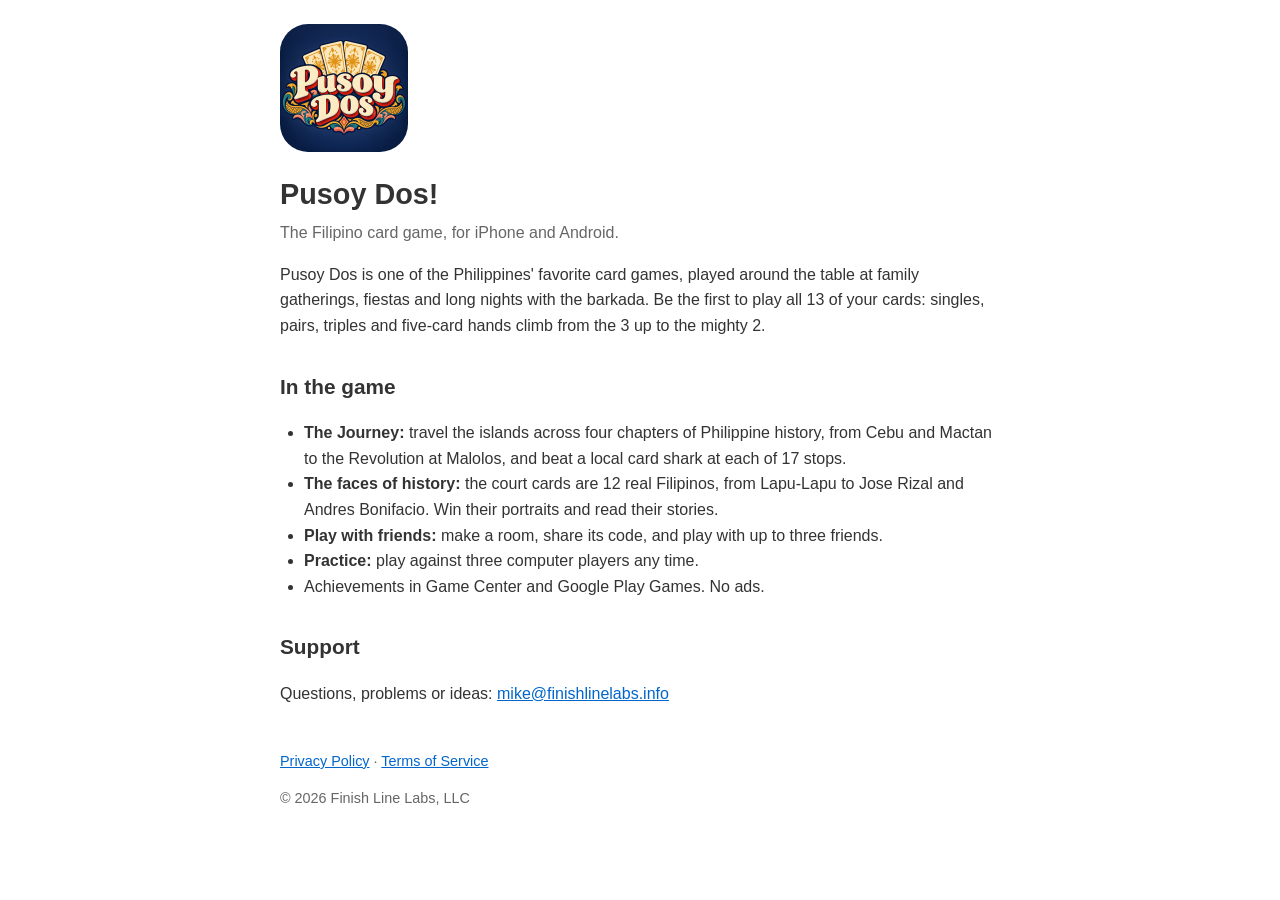
<file: PusoyDos/index.html>
<!DOCTYPE html>
<html lang="en">
<head>
  <meta charset="UTF-8">
  <meta name="viewport" content="width=device-width, initial-scale=1.0">
  <title>Pusoy Dos! - The Filipino Card Game</title>
  <style>
    body {
      font-family: -apple-system, BlinkMacSystemFont, "Segoe UI", Roboto, Helvetica, Arial, sans-serif;
      max-width: 720px;
      margin: 0 auto;
      padding: 24px;
      line-height: 1.6;
      color: #333;
    }
    h1 { font-size: 1.8em; margin: 0.4em 0 0.1em; }
    h2 { font-size: 1.3em; margin-top: 1.5em; }
    .tagline { color: #666; margin-top: 0; }
    .icon { width: 128px; height: 128px; border-radius: 28px; }
    ul { padding-left: 1.5em; }
    a { color: #0066cc; }
    footer { margin-top: 3em; color: #666; font-size: 0.9em; }
  </style>
</head>
<body>

<img class="icon" src="icon.png" alt="Pusoy Dos! app icon">
<h1>Pusoy Dos!</h1>
<p class="tagline">The Filipino card game, for iPhone and Android.</p>

<p>Pusoy Dos is one of the Philippines' favorite card games, played around the table at family gatherings, fiestas and long nights with the barkada. Be the first to play all 13 of your cards: singles, pairs, triples and five-card hands climb from the 3 up to the mighty 2.</p>

<h2>In the game</h2>
<ul>
  <li><strong>The Journey:</strong> travel the islands across four chapters of Philippine history, from Cebu and Mactan to the Revolution at Malolos, and beat a local card shark at each of 17 stops.</li>
  <li><strong>The faces of history:</strong> the court cards are 12 real Filipinos, from Lapu-Lapu to Jose Rizal and Andres Bonifacio. Win their portraits and read their stories.</li>
  <li><strong>Play with friends:</strong> make a room, share its code, and play with up to three friends.</li>
  <li><strong>Practice:</strong> play against three computer players any time.</li>
  <li>Achievements in Game Center and Google Play Games. No ads.</li>
</ul>

<h2>Support</h2>
<p>Questions, problems or ideas: <a href="mailto:mike@finishlinelabs.info">mike@finishlinelabs.info</a></p>

<footer>
  <p><a href="privacy-policy.html">Privacy Policy</a> &middot; <a href="terms.html">Terms of Service</a></p>
  <p>&copy; 2026 Finish Line Labs, LLC</p>
</footer>

</body>
</html>
</file>
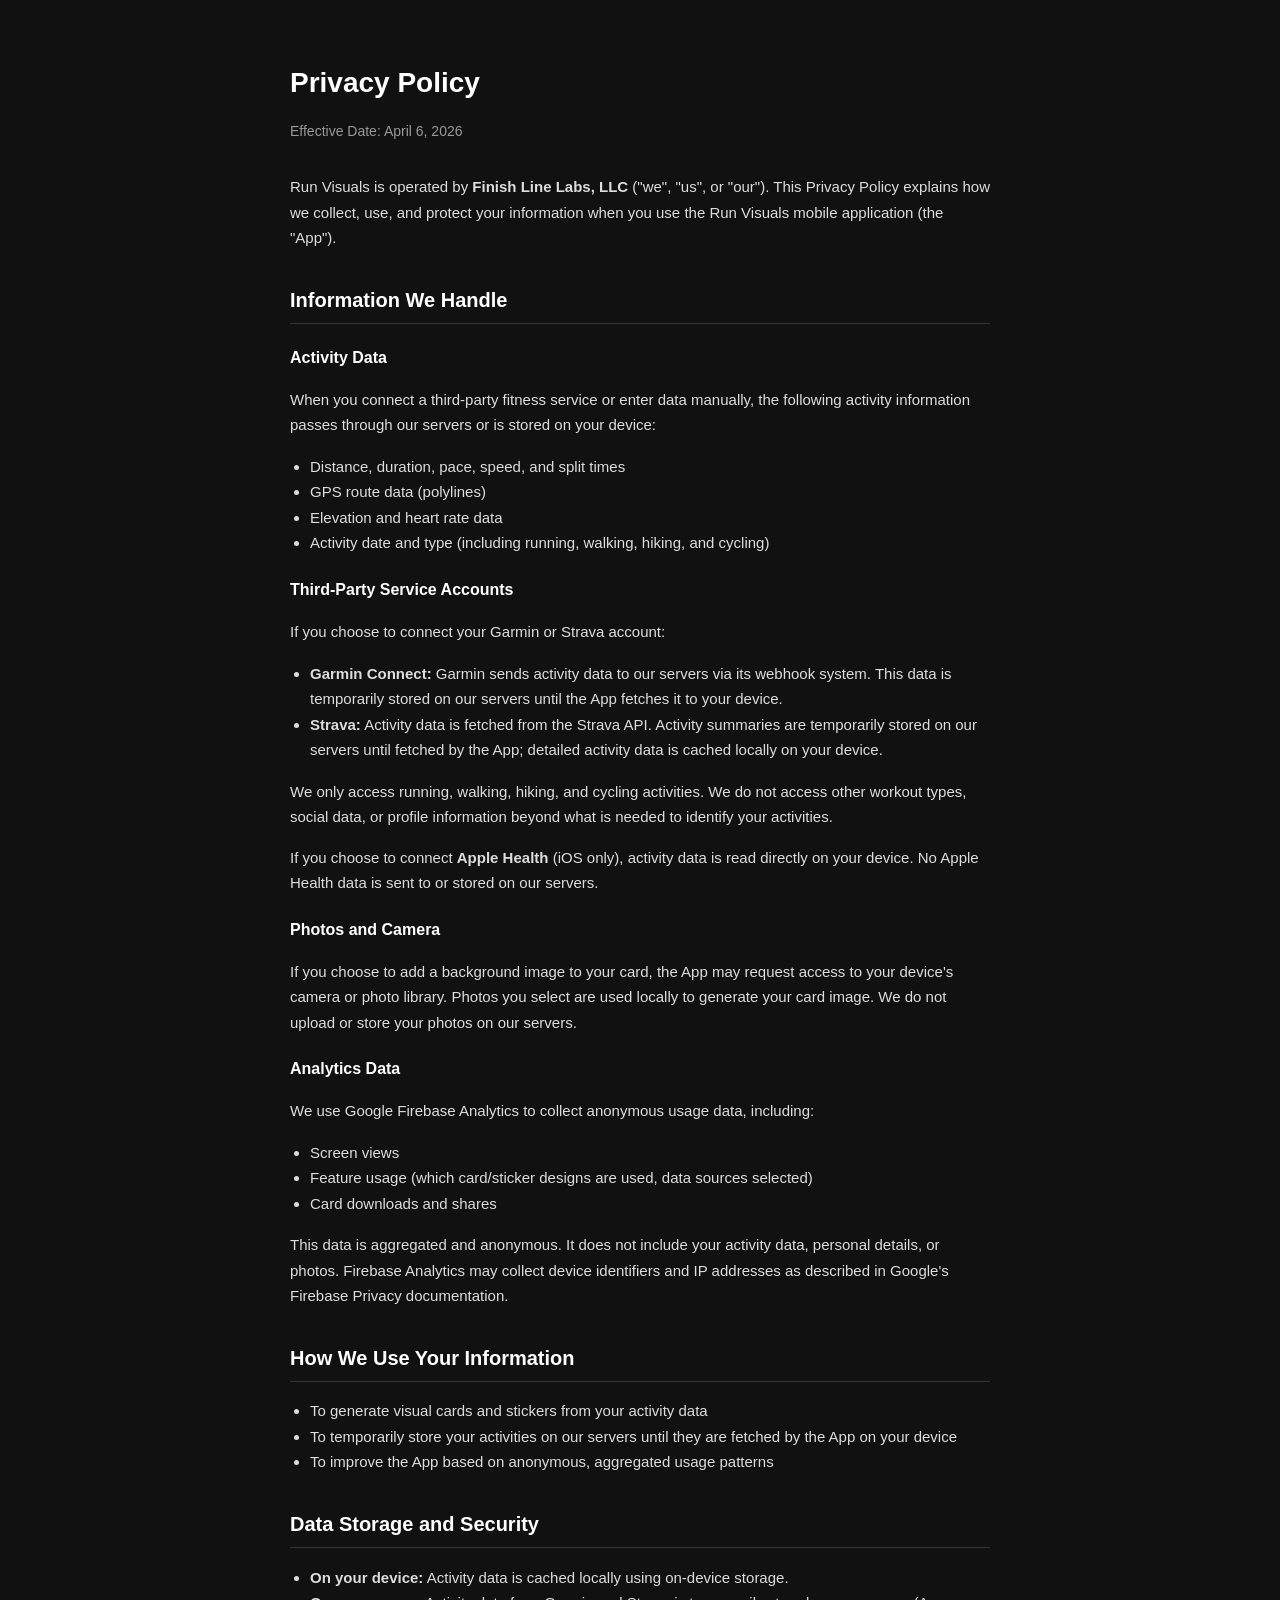
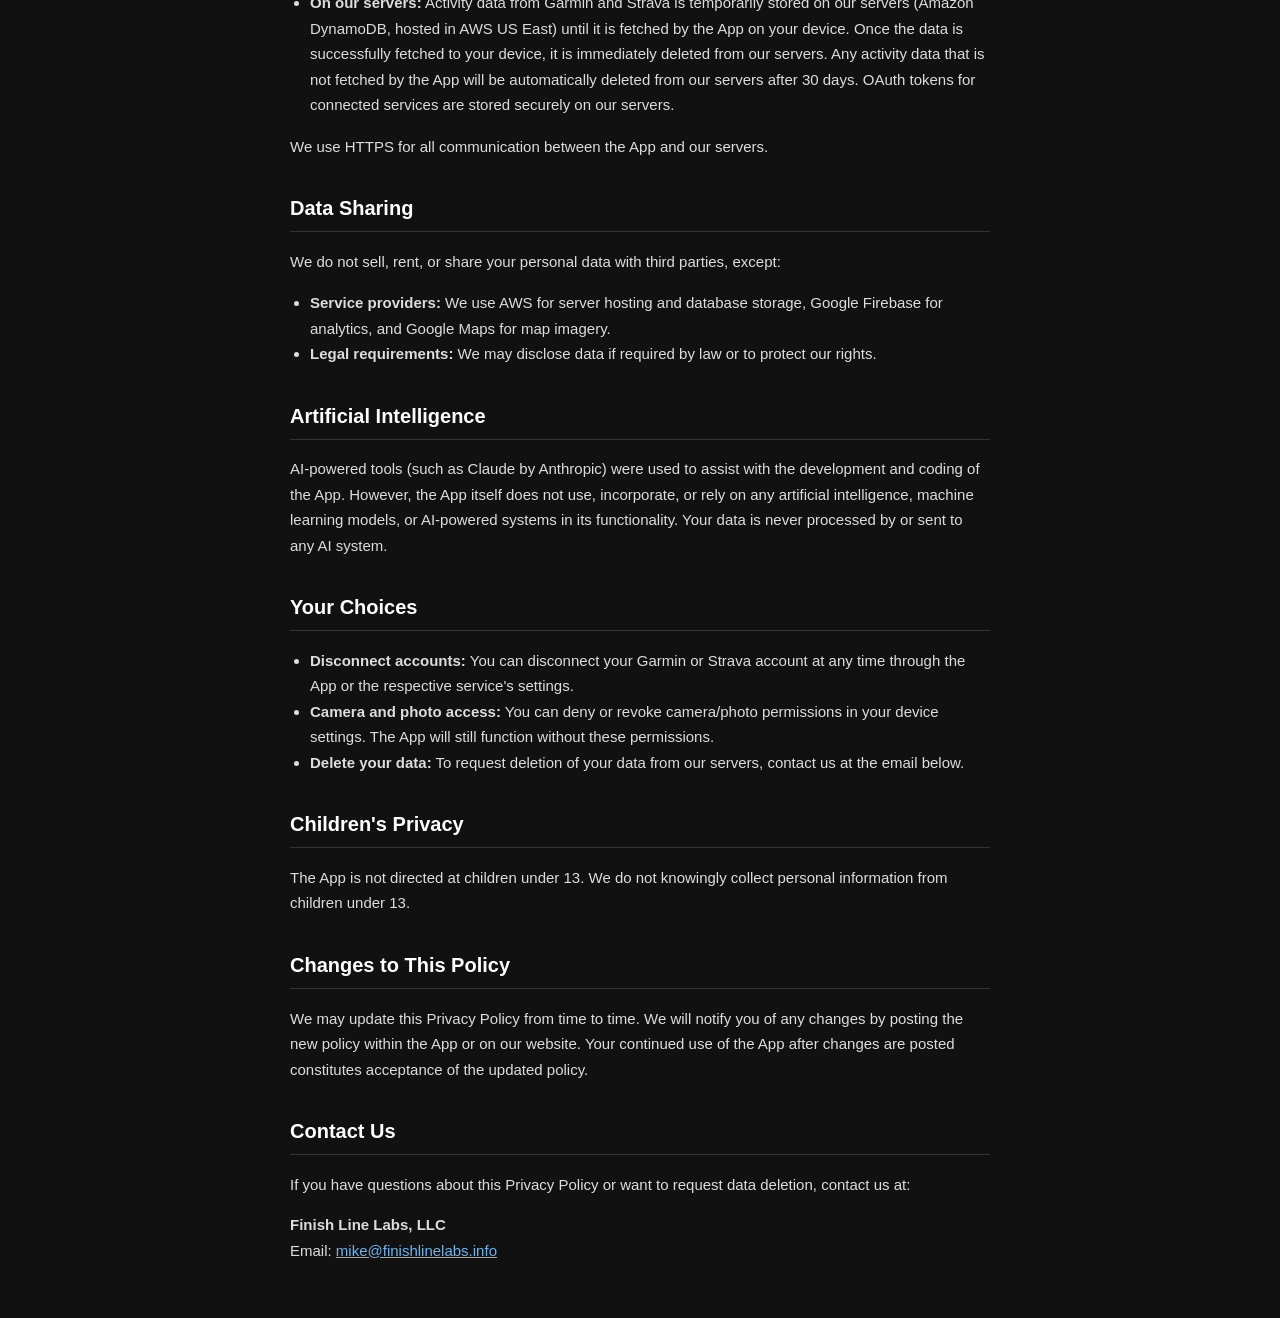
<file: runvisualsprivacypolicy/index.html>
<!DOCTYPE html>
<html lang="en">
<head>
<meta charset="UTF-8">
<meta name="viewport" content="width=device-width, initial-scale=1.0">
<title>Run Visuals Privacy Policy</title>
<style>
  body { background: #111; color: #fff; font-family: -apple-system, BlinkMacSystemFont, 'Segoe UI', Roboto, sans-serif; max-width: 700px; margin: 0 auto; padding: 40px 20px; line-height: 1.7; }
  h1 { font-size: 28px; margin-bottom: 4px; }
  h2 { font-size: 20px; margin-top: 32px; border-bottom: 1px solid #333; padding-bottom: 6px; }
  h3 { font-size: 16px; margin-top: 20px; }
  p, li { font-size: 15px; color: #ddd; }
  ul { padding-left: 20px; }
  .effective { color: #999; font-size: 14px; margin-bottom: 30px; }
  a { color: #6cb4ee; }
</style>
</head>
<body>

<h1>Privacy Policy</h1>
<p class="effective">Effective Date: April 6, 2026</p>

<p>Run Visuals is operated by <strong>Finish Line Labs, LLC</strong> ("we", "us", or "our"). This Privacy Policy explains how we collect, use, and protect your information when you use the Run Visuals mobile application (the "App").</p>

<h2>Information We Handle</h2>

<h3>Activity Data</h3>
<p>When you connect a third-party fitness service or enter data manually, the following activity information passes through our servers or is stored on your device:</p>
<ul>
  <li>Distance, duration, pace, speed, and split times</li>
  <li>GPS route data (polylines)</li>
  <li>Elevation and heart rate data</li>
  <li>Activity date and type (including running, walking, hiking, and cycling)</li>
</ul>

<h3>Third-Party Service Accounts</h3>
<p>If you choose to connect your Garmin or Strava account:</p>
<ul>
  <li><strong>Garmin Connect:</strong> Garmin sends activity data to our servers via its webhook system. This data is temporarily stored on our servers until the App fetches it to your device.</li>
  <li><strong>Strava:</strong> Activity data is fetched from the Strava API. Activity summaries are temporarily stored on our servers until fetched by the App; detailed activity data is cached locally on your device.</li>
</ul>
<p>We only access running, walking, hiking, and cycling activities. We do not access other workout types, social data, or profile information beyond what is needed to identify your activities.</p>
<p>If you choose to connect <strong>Apple Health</strong> (iOS only), activity data is read directly on your device. No Apple Health data is sent to or stored on our servers.</p>

<h3>Photos and Camera</h3>
<p>If you choose to add a background image to your card, the App may request access to your device's camera or photo library. Photos you select are used locally to generate your card image. We do not upload or store your photos on our servers.</p>

<h3>Analytics Data</h3>
<p>We use Google Firebase Analytics to collect anonymous usage data, including:</p>
<ul>
  <li>Screen views</li>
  <li>Feature usage (which card/sticker designs are used, data sources selected)</li>
  <li>Card downloads and shares</li>
</ul>
<p>This data is aggregated and anonymous. It does not include your activity data, personal details, or photos. Firebase Analytics may collect device identifiers and IP addresses as described in Google's Firebase Privacy documentation.</p>

<h2>How We Use Your Information</h2>
<ul>
  <li>To generate visual cards and stickers from your activity data</li>
  <li>To temporarily store your activities on our servers until they are fetched by the App on your device</li>
  <li>To improve the App based on anonymous, aggregated usage patterns</li>
</ul>

<h2>Data Storage and Security</h2>
<ul>
  <li><strong>On your device:</strong> Activity data is cached locally using on-device storage.</li>
  <li><strong>On our servers:</strong> Activity data from Garmin and Strava is temporarily stored on our servers (Amazon DynamoDB, hosted in AWS US East) until it is fetched by the App on your device. Once the data is successfully fetched to your device, it is immediately deleted from our servers. Any activity data that is not fetched by the App will be automatically deleted from our servers after 30 days. OAuth tokens for connected services are stored securely on our servers.</li>
</ul>
<p>We use HTTPS for all communication between the App and our servers.</p>

<h2>Data Sharing</h2>
<p>We do not sell, rent, or share your personal data with third parties, except:</p>
<ul>
  <li><strong>Service providers:</strong> We use AWS for server hosting and database storage, Google Firebase for analytics, and Google Maps for map imagery.</li>
  <li><strong>Legal requirements:</strong> We may disclose data if required by law or to protect our rights.</li>
</ul>

<h2>Artificial Intelligence</h2>
<p>AI-powered tools (such as Claude by Anthropic) were used to assist with the development and coding of the App. However, the App itself does not use, incorporate, or rely on any artificial intelligence, machine learning models, or AI-powered systems in its functionality. Your data is never processed by or sent to any AI system.</p>

<h2>Your Choices</h2>
<ul>
  <li><strong>Disconnect accounts:</strong> You can disconnect your Garmin or Strava account at any time through the App or the respective service's settings.</li>
  <li><strong>Camera and photo access:</strong> You can deny or revoke camera/photo permissions in your device settings. The App will still function without these permissions.</li>
  <li><strong>Delete your data:</strong> To request deletion of your data from our servers, contact us at the email below.</li>
</ul>

<h2>Children's Privacy</h2>
<p>The App is not directed at children under 13. We do not knowingly collect personal information from children under 13.</p>

<h2>Changes to This Policy</h2>
<p>We may update this Privacy Policy from time to time. We will notify you of any changes by posting the new policy within the App or on our website. Your continued use of the App after changes are posted constitutes acceptance of the updated policy.</p>

<h2>Contact Us</h2>
<p>If you have questions about this Privacy Policy or want to request data deletion, contact us at:</p>
<p><strong>Finish Line Labs, LLC</strong><br>
Email: <a href="mailto:mike@finishlinelabs.info">mike@finishlinelabs.info</a></p>

</body>
</html>
</file>
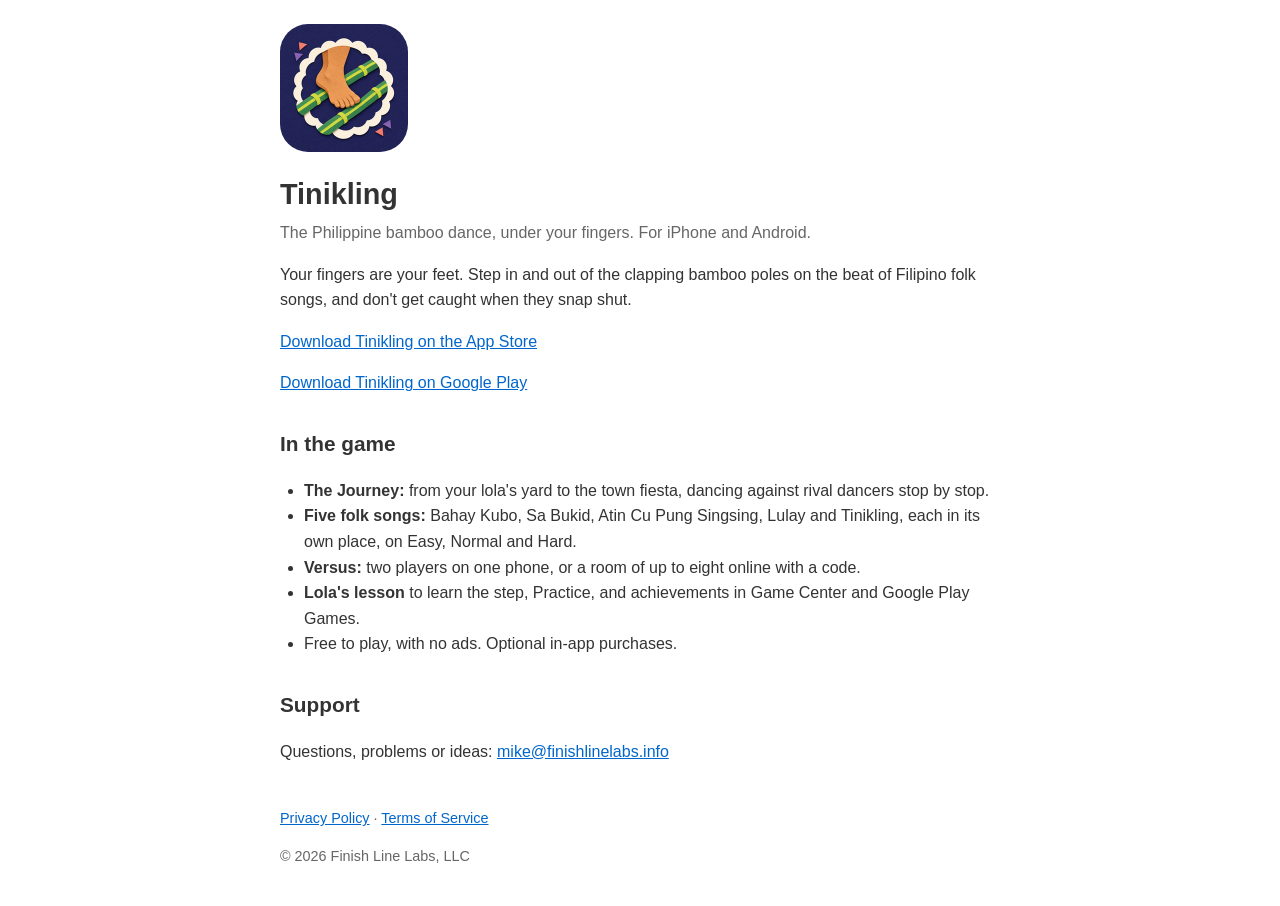
<file: Tinikling/index.html>
<!DOCTYPE html>
<html lang="en">
<head>
  <meta charset="UTF-8">
  <meta name="viewport" content="width=device-width, initial-scale=1.0">
  <title>Tinikling - The bamboo dance rhythm game</title>
  <style>
    body {
      font-family: -apple-system, BlinkMacSystemFont, "Segoe UI", Roboto, Helvetica, Arial, sans-serif;
      max-width: 720px;
      margin: 0 auto;
      padding: 24px;
      line-height: 1.6;
      color: #333;
    }
    h1 { font-size: 1.8em; margin: 0.4em 0 0.1em; }
    h2 { font-size: 1.3em; margin-top: 1.5em; }
    .tagline { color: #666; margin-top: 0; }
    .icon { width: 128px; height: 128px; border-radius: 28px; }
    ul { padding-left: 1.5em; }
    a { color: #0066cc; }
    footer { margin-top: 3em; color: #666; font-size: 0.9em; }
  </style>
</head>
<body>

<img class="icon" src="icon.png" alt="Tinikling app icon">
<h1>Tinikling</h1>
<p class="tagline">The Philippine bamboo dance, under your fingers. For iPhone and Android.</p>
<p>Your fingers are your feet. Step in and out of the clapping bamboo poles on the beat of Filipino folk songs, and don't get caught when they snap shut.</p>
<p><a href="https://apps.apple.com/us/app/tinikling/id6832790945">Download Tinikling on the App Store</a></p>
<p><a href="https://play.google.com/store/apps/details?id=com.finishlinelabs.tinikling">Download Tinikling on Google Play</a></p>
<h2>In the game</h2>
<ul>
  <li><strong>The Journey:</strong> from your lola's yard to the town fiesta, dancing against rival dancers stop by stop.</li>
  <li><strong>Five folk songs:</strong> Bahay Kubo, Sa Bukid, Atin Cu Pung Singsing, Lulay and Tinikling, each in its own place, on Easy, Normal and Hard.</li>
  <li><strong>Versus:</strong> two players on one phone, or a room of up to eight online with a code.</li>
  <li><strong>Lola's lesson</strong> to learn the step, Practice, and achievements in Game Center and Google Play Games.</li>
  <li>Free to play, with no ads. Optional in-app purchases.</li>
</ul>
<h2>Support</h2>
<p>Questions, problems or ideas: <a href="mailto:mike@finishlinelabs.info">mike@finishlinelabs.info</a></p>

<footer>
  <p><a href="privacy-policy.html">Privacy Policy</a> &middot; <a href="terms.html">Terms of Service</a></p>
  <p>&copy; 2026 Finish Line Labs, LLC</p>
</footer>

</body>
</html>
</file>
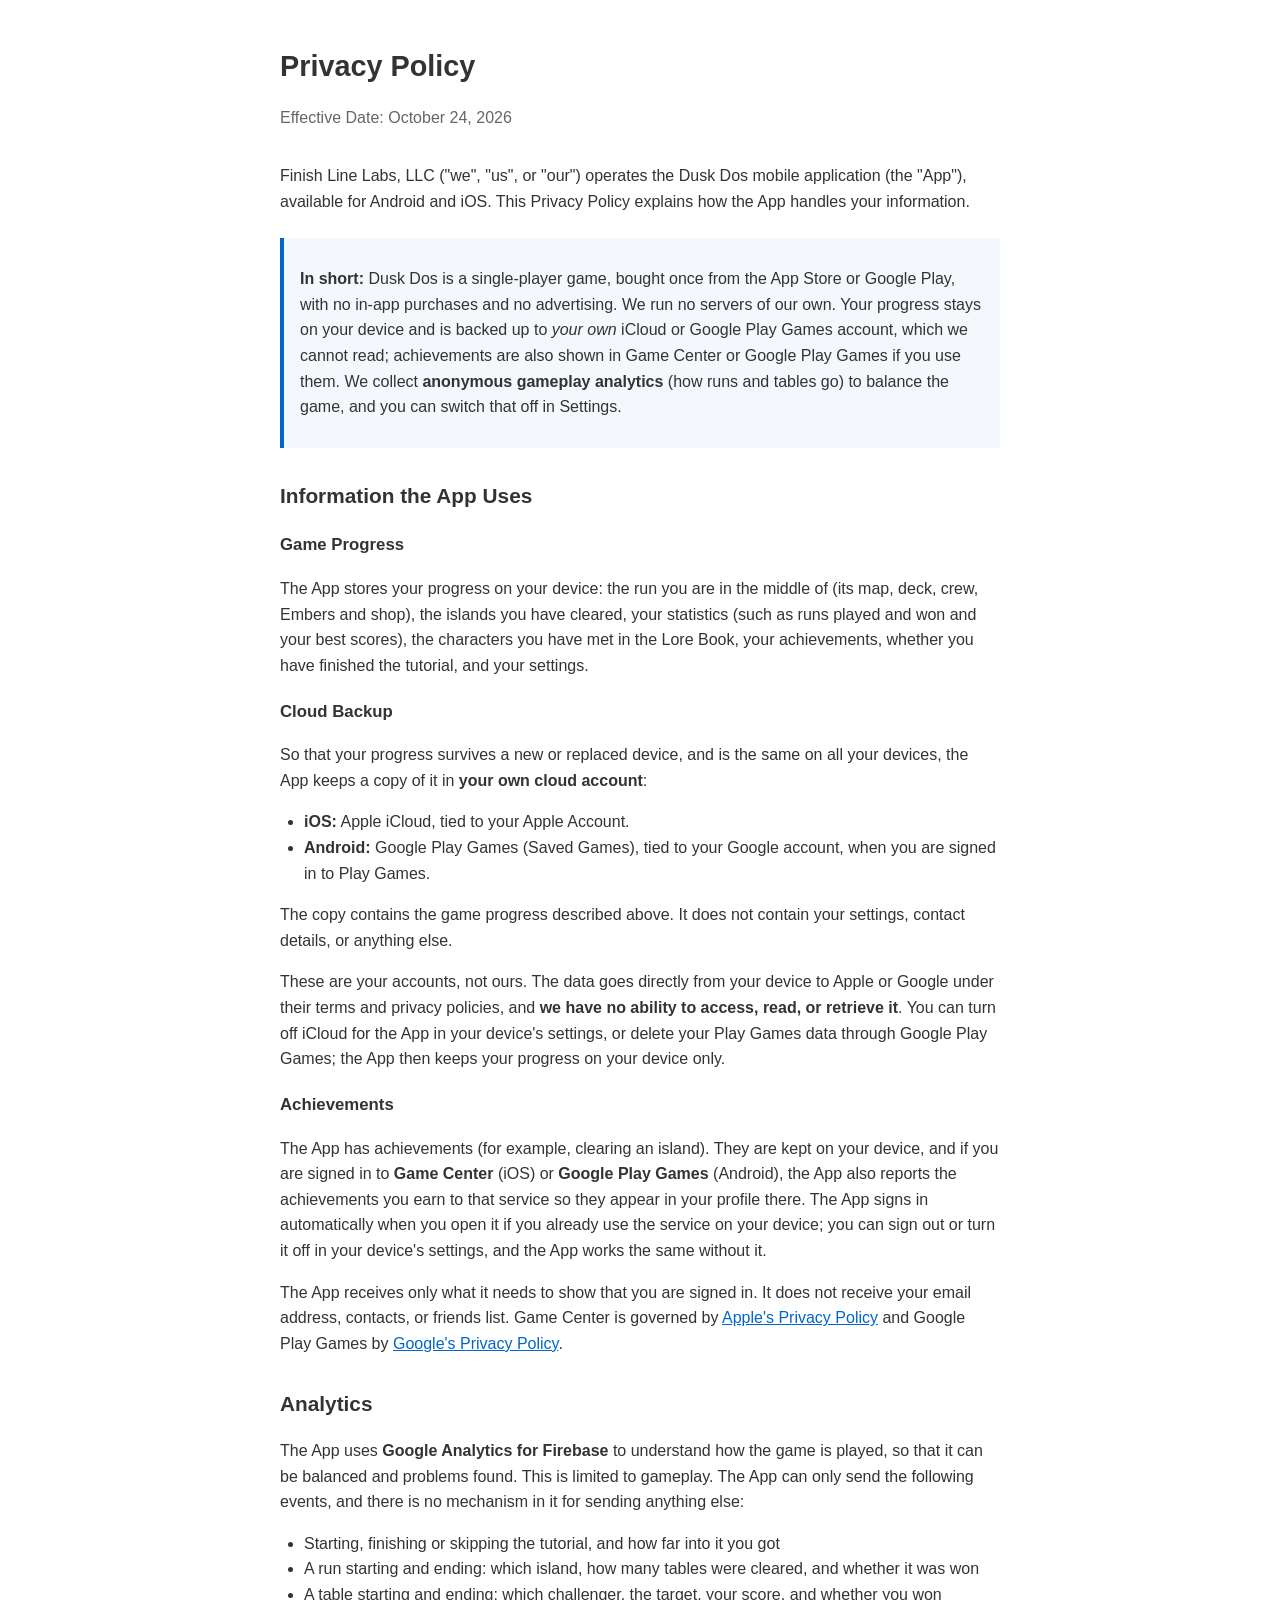
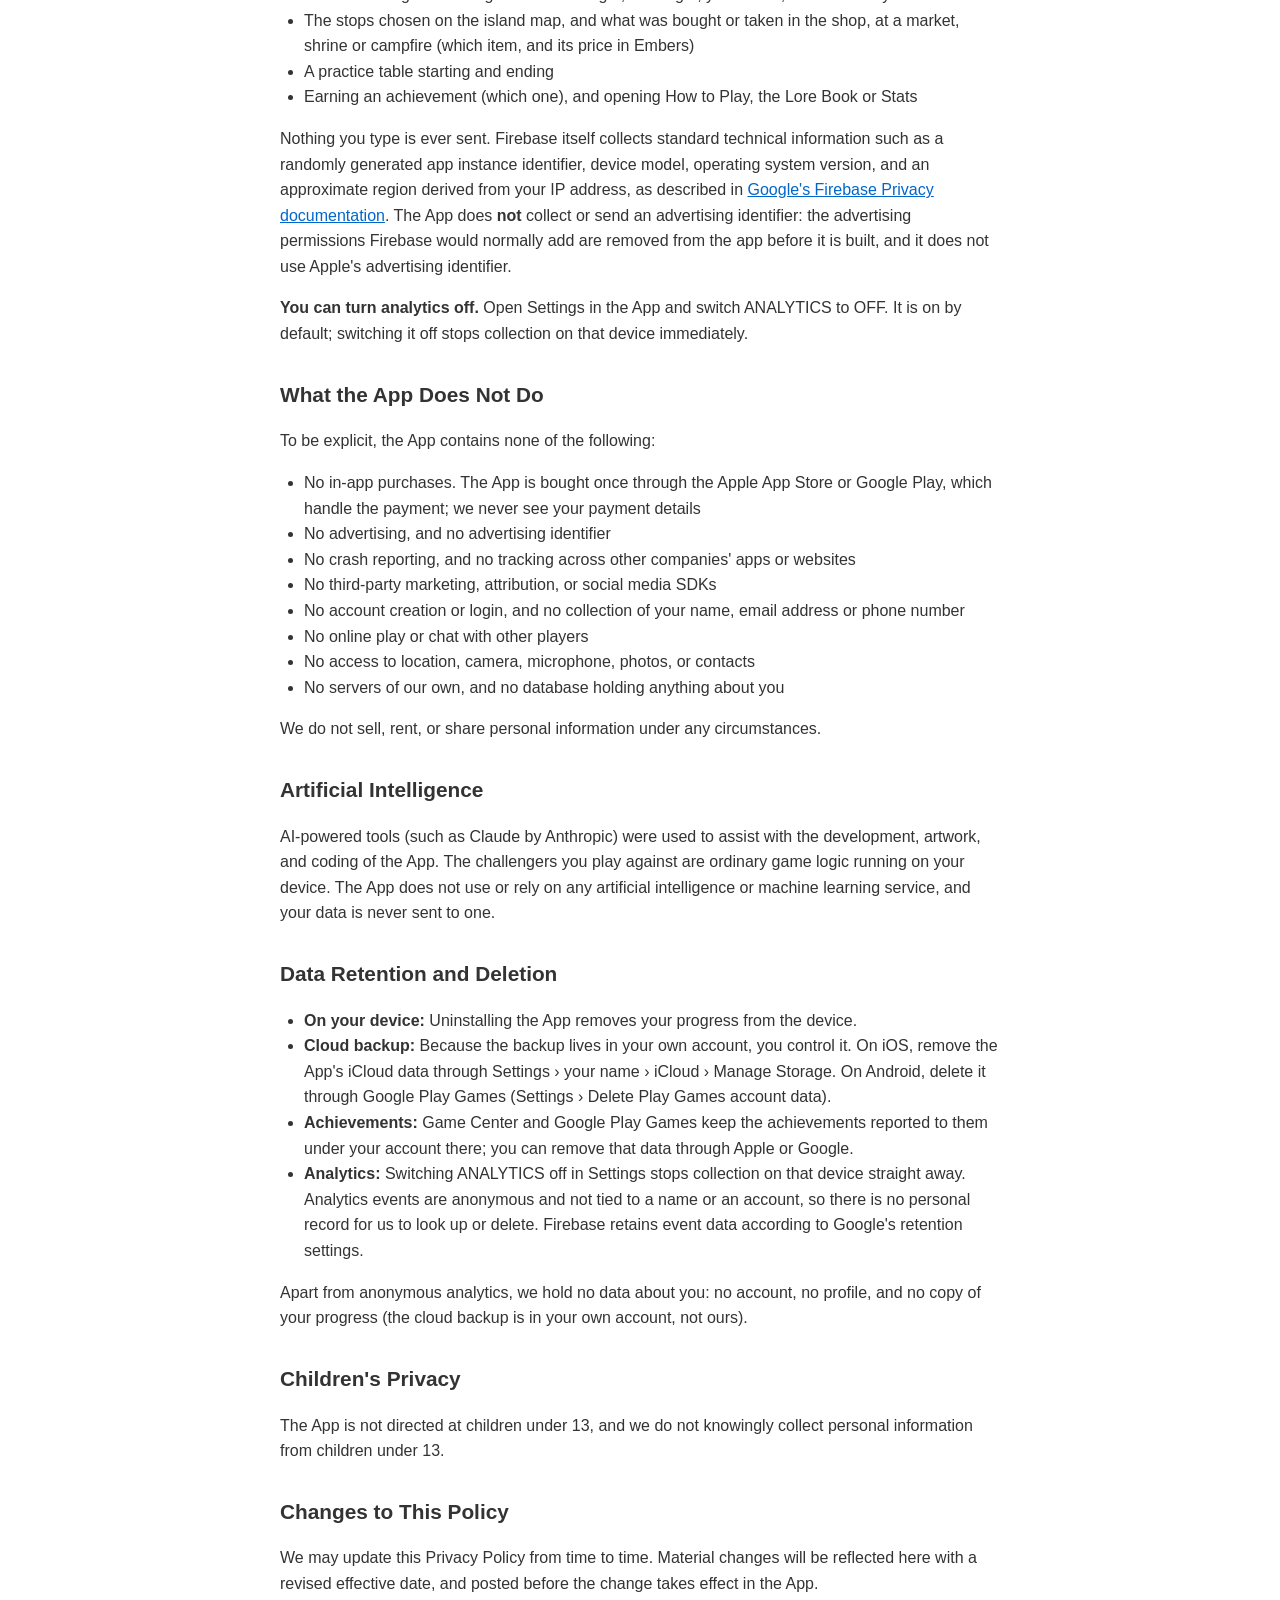
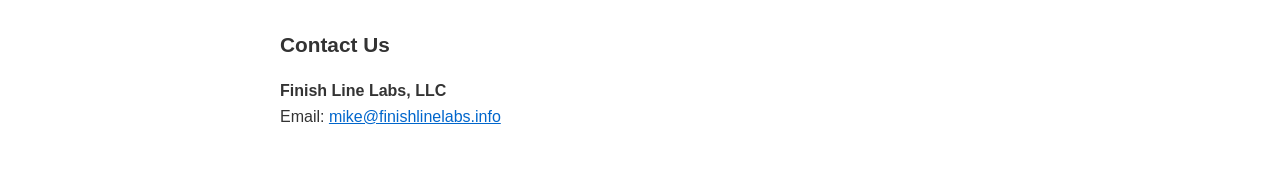
<file: DuskDos/privacy-policy.html>
<!DOCTYPE html>
<html lang="en">
<head>
  <meta charset="UTF-8">
  <meta name="viewport" content="width=device-width, initial-scale=1.0">
  <title>Dusk Dos - Privacy Policy</title>
    <style>
    body {
      font-family: -apple-system, BlinkMacSystemFont, "Segoe UI", Roboto, Helvetica, Arial, sans-serif;
      max-width: 720px;
      margin: 0 auto;
      padding: 24px;
      line-height: 1.6;
      color: #333;
    }
    h1 { font-size: 1.8em; margin-bottom: 0.2em; }
    h2 { font-size: 1.3em; margin-top: 1.5em; }
    h3 { font-size: 1.05em; margin-top: 1.2em; }
    .effective-date { color: #666; margin-bottom: 2em; }
    ul { padding-left: 1.5em; }
    a { color: #0066cc; }
    .summary { background: #f4f7fb; border-left: 4px solid #0066cc; padding: 12px 16px; margin: 1.5em 0; }
  </style>
</head>
<body>

<h1>Privacy Policy</h1>
<p class="effective-date">Effective Date: October 24, 2026</p>

<p>Finish Line Labs, LLC ("we", "us", or "our") operates the Dusk Dos mobile application (the "App"), available for Android and iOS. This Privacy Policy explains how the App handles your information.</p>

<div class="summary">
  <p><strong>In short:</strong> Dusk Dos is a single-player game, bought once from the App Store or Google Play, with no in-app purchases and no advertising. We run no servers of our own. Your progress stays on your device and is backed up to <em>your own</em> iCloud or Google Play Games account, which we cannot read; achievements are also shown in Game Center or Google Play Games if you use them. We collect <strong>anonymous gameplay analytics</strong> (how runs and tables go) to balance the game, and you can switch that off in Settings.</p>
</div>

<h2>Information the App Uses</h2>

<h3>Game Progress</h3>
<p>The App stores your progress on your device: the run you are in the middle of (its map, deck, crew, Embers and shop), the islands you have cleared, your statistics (such as runs played and won and your best scores), the characters you have met in the Lore Book, your achievements, whether you have finished the tutorial, and your settings.</p>

<h3>Cloud Backup</h3>
<p>So that your progress survives a new or replaced device, and is the same on all your devices, the App keeps a copy of it in <strong>your own cloud account</strong>:</p>
<ul>
  <li><strong>iOS:</strong> Apple iCloud, tied to your Apple Account.</li>
  <li><strong>Android:</strong> Google Play Games (Saved Games), tied to your Google account, when you are signed in to Play Games.</li>
</ul>
<p>The copy contains the game progress described above. It does not contain your settings, contact details, or anything else.</p>
<p>These are your accounts, not ours. The data goes directly from your device to Apple or Google under their terms and privacy policies, and <strong>we have no ability to access, read, or retrieve it</strong>. You can turn off iCloud for the App in your device's settings, or delete your Play Games data through Google Play Games; the App then keeps your progress on your device only.</p>

<h3>Achievements</h3>
<p>The App has achievements (for example, clearing an island). They are kept on your device, and if you are signed in to <strong>Game Center</strong> (iOS) or <strong>Google Play Games</strong> (Android), the App also reports the achievements you earn to that service so they appear in your profile there. The App signs in automatically when you open it if you already use the service on your device; you can sign out or turn it off in your device's settings, and the App works the same without it.</p>
<p>The App receives only what it needs to show that you are signed in. It does not receive your email address, contacts, or friends list. Game Center is governed by <a href="https://www.apple.com/legal/privacy/">Apple's Privacy Policy</a> and Google Play Games by <a href="https://policies.google.com/privacy">Google's Privacy Policy</a>.</p>

<h2>Analytics</h2>
<p>The App uses <strong>Google Analytics for Firebase</strong> to understand how the game is played, so that it can be balanced and problems found. This is limited to gameplay. The App can only send the following events, and there is no mechanism in it for sending anything else:</p>
<ul>
  <li>Starting, finishing or skipping the tutorial, and how far into it you got</li>
  <li>A run starting and ending: which island, how many tables were cleared, and whether it was won</li>
  <li>A table starting and ending: which challenger, the target, your score, and whether you won</li>
  <li>The stops chosen on the island map, and what was bought or taken in the shop, at a market, shrine or campfire (which item, and its price in Embers)</li>
  <li>A practice table starting and ending</li>
  <li>Earning an achievement (which one), and opening How to Play, the Lore Book or Stats</li>
</ul>
<p>Nothing you type is ever sent. Firebase itself collects standard technical information such as a randomly generated app instance identifier, device model, operating system version, and an approximate region derived from your IP address, as described in <a href="https://firebase.google.com/support/privacy">Google's Firebase Privacy documentation</a>. The App does <strong>not</strong> collect or send an advertising identifier: the advertising permissions Firebase would normally add are removed from the app before it is built, and it does not use Apple's advertising identifier.</p>
<p><strong>You can turn analytics off.</strong> Open Settings in the App and switch ANALYTICS to OFF. It is on by default; switching it off stops collection on that device immediately.</p>

<h2>What the App Does Not Do</h2>
<p>To be explicit, the App contains none of the following:</p>
<ul>
  <li>No in-app purchases. The App is bought once through the Apple App Store or Google Play, which handle the payment; we never see your payment details</li>
  <li>No advertising, and no advertising identifier</li>
  <li>No crash reporting, and no tracking across other companies' apps or websites</li>
  <li>No third-party marketing, attribution, or social media SDKs</li>
  <li>No account creation or login, and no collection of your name, email address or phone number</li>
  <li>No online play or chat with other players</li>
  <li>No access to location, camera, microphone, photos, or contacts</li>
  <li>No servers of our own, and no database holding anything about you</li>
</ul>
<p>We do not sell, rent, or share personal information under any circumstances.</p>

<h2 id="artificial-intelligence">Artificial Intelligence</h2>
<p>AI-powered tools (such as Claude by Anthropic) were used to assist with the development, artwork, and coding of the App. The challengers you play against are ordinary game logic running on your device. The App does not use or rely on any artificial intelligence or machine learning service, and your data is never sent to one.</p>

<h2>Data Retention and Deletion</h2>
<ul>
  <li><strong>On your device:</strong> Uninstalling the App removes your progress from the device.</li>
  <li><strong>Cloud backup:</strong> Because the backup lives in your own account, you control it. On iOS, remove the App's iCloud data through Settings &rsaquo; your name &rsaquo; iCloud &rsaquo; Manage Storage. On Android, delete it through Google Play Games (Settings &rsaquo; Delete Play Games account data).</li>
  <li><strong>Achievements:</strong> Game Center and Google Play Games keep the achievements reported to them under your account there; you can remove that data through Apple or Google.</li>
  <li><strong>Analytics:</strong> Switching ANALYTICS off in Settings stops collection on that device straight away. Analytics events are anonymous and not tied to a name or an account, so there is no personal record for us to look up or delete. Firebase retains event data according to Google's retention settings.</li>
</ul>
<p>Apart from anonymous analytics, we hold no data about you: no account, no profile, and no copy of your progress (the cloud backup is in your own account, not ours).</p>

<h2>Children's Privacy</h2>
<p>The App is not directed at children under 13, and we do not knowingly collect personal information from children under 13.</p>

<h2>Changes to This Policy</h2>
<p>We may update this Privacy Policy from time to time. Material changes will be reflected here with a revised effective date, and posted before the change takes effect in the App.</p>

<h2>Contact Us</h2>
<p><strong>Finish Line Labs, LLC</strong><br>
Email: <a href="mailto:mike@finishlinelabs.info">mike@finishlinelabs.info</a></p>

</body>
</html>
</file>
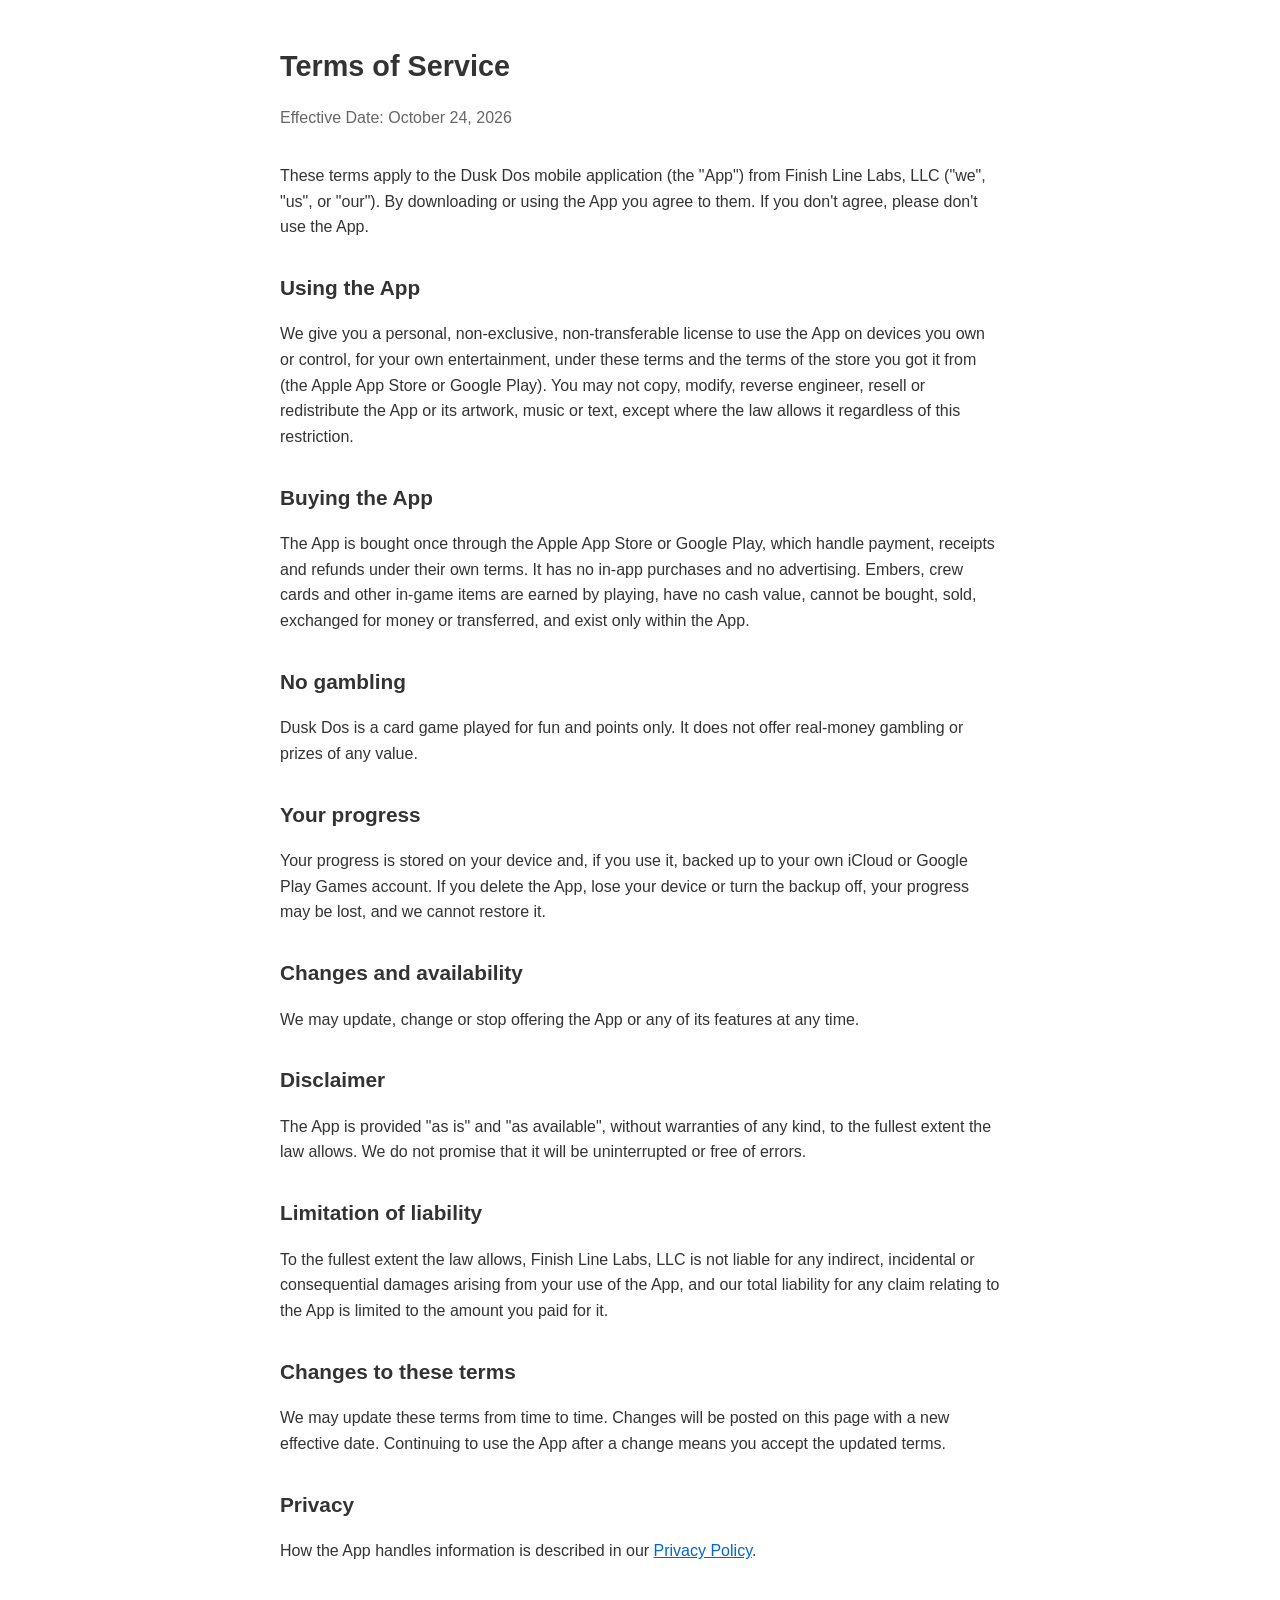
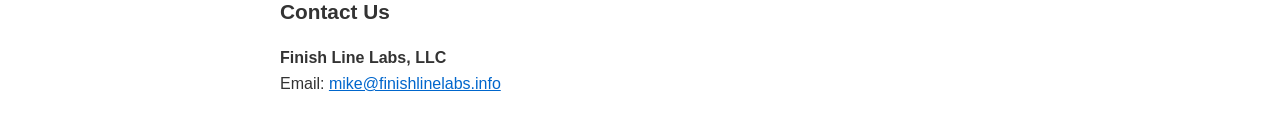
<file: DuskDos/terms.html>
<!DOCTYPE html>
<html lang="en">
<head>
  <meta charset="UTF-8">
  <meta name="viewport" content="width=device-width, initial-scale=1.0">
  <title>Dusk Dos - Terms of Service</title>
    <style>
    body {
      font-family: -apple-system, BlinkMacSystemFont, "Segoe UI", Roboto, Helvetica, Arial, sans-serif;
      max-width: 720px;
      margin: 0 auto;
      padding: 24px;
      line-height: 1.6;
      color: #333;
    }
    h1 { font-size: 1.8em; margin-bottom: 0.2em; }
    h2 { font-size: 1.3em; margin-top: 1.5em; }
    h3 { font-size: 1.05em; margin-top: 1.2em; }
    .effective-date { color: #666; margin-bottom: 2em; }
    ul { padding-left: 1.5em; }
    a { color: #0066cc; }
    .summary { background: #f4f7fb; border-left: 4px solid #0066cc; padding: 12px 16px; margin: 1.5em 0; }
  </style>
</head>
<body>

<h1>Terms of Service</h1>
<p class="effective-date">Effective Date: October 24, 2026</p>

<p>These terms apply to the Dusk Dos mobile application (the "App") from Finish Line Labs, LLC ("we", "us", or "our"). By downloading or using the App you agree to them. If you don't agree, please don't use the App.</p>

<h2>Using the App</h2>
<p>We give you a personal, non-exclusive, non-transferable license to use the App on devices you own or control, for your own entertainment, under these terms and the terms of the store you got it from (the Apple App Store or Google Play). You may not copy, modify, reverse engineer, resell or redistribute the App or its artwork, music or text, except where the law allows it regardless of this restriction.</p>

<h2>Buying the App</h2>
<p>The App is bought once through the Apple App Store or Google Play, which handle payment, receipts and refunds under their own terms. It has no in-app purchases and no advertising. Embers, crew cards and other in-game items are earned by playing, have no cash value, cannot be bought, sold, exchanged for money or transferred, and exist only within the App.</p>

<h2>No gambling</h2>
<p>Dusk Dos is a card game played for fun and points only. It does not offer real-money gambling or prizes of any value.</p>

<h2>Your progress</h2>
<p>Your progress is stored on your device and, if you use it, backed up to your own iCloud or Google Play Games account. If you delete the App, lose your device or turn the backup off, your progress may be lost, and we cannot restore it.</p>

<h2>Changes and availability</h2>
<p>We may update, change or stop offering the App or any of its features at any time.</p>

<h2>Disclaimer</h2>
<p>The App is provided "as is" and "as available", without warranties of any kind, to the fullest extent the law allows. We do not promise that it will be uninterrupted or free of errors.</p>

<h2>Limitation of liability</h2>
<p>To the fullest extent the law allows, Finish Line Labs, LLC is not liable for any indirect, incidental or consequential damages arising from your use of the App, and our total liability for any claim relating to the App is limited to the amount you paid for it.</p>

<h2>Changes to these terms</h2>
<p>We may update these terms from time to time. Changes will be posted on this page with a new effective date. Continuing to use the App after a change means you accept the updated terms.</p>

<h2>Privacy</h2>
<p>How the App handles information is described in our <a href="privacy-policy.html">Privacy Policy</a>.</p>

<h2>Contact Us</h2>
<p><strong>Finish Line Labs, LLC</strong><br>
Email: <a href="mailto:mike@finishlinelabs.info">mike@finishlinelabs.info</a></p>

</body>
</html>
</file>
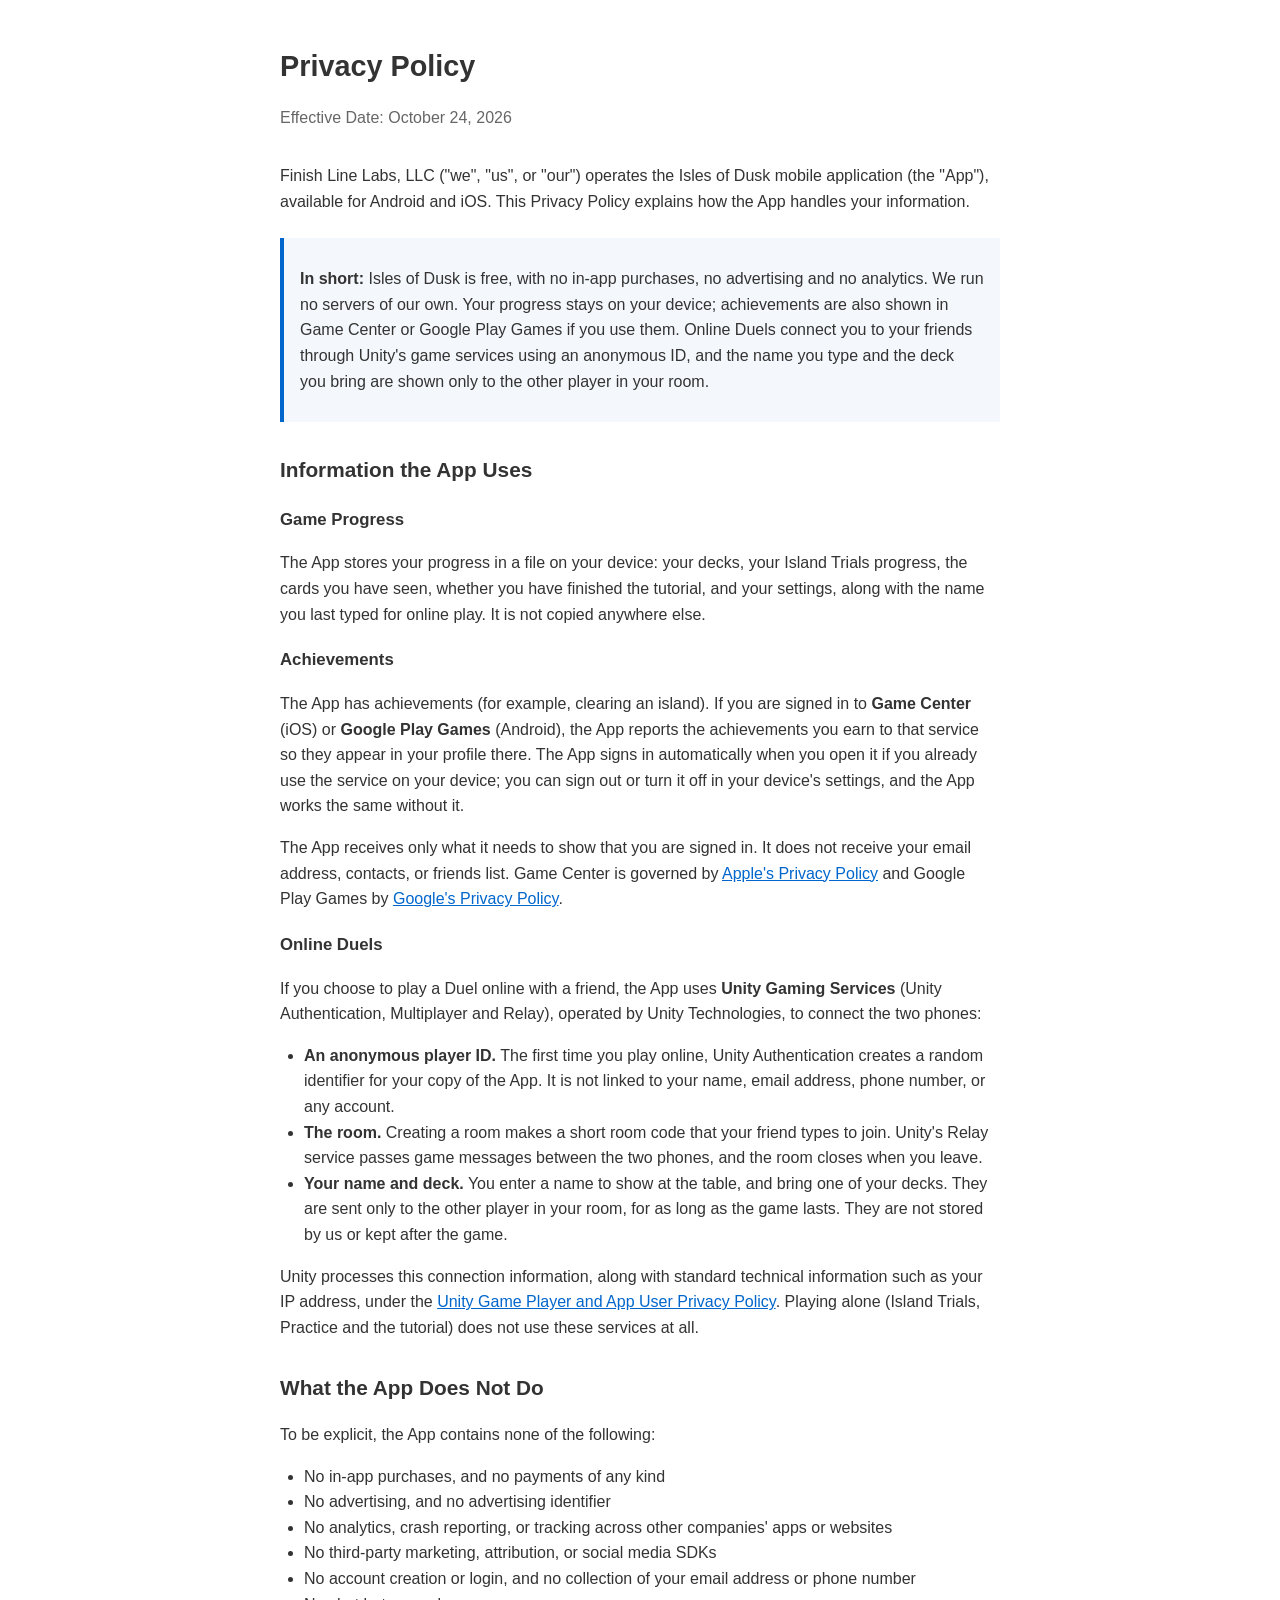
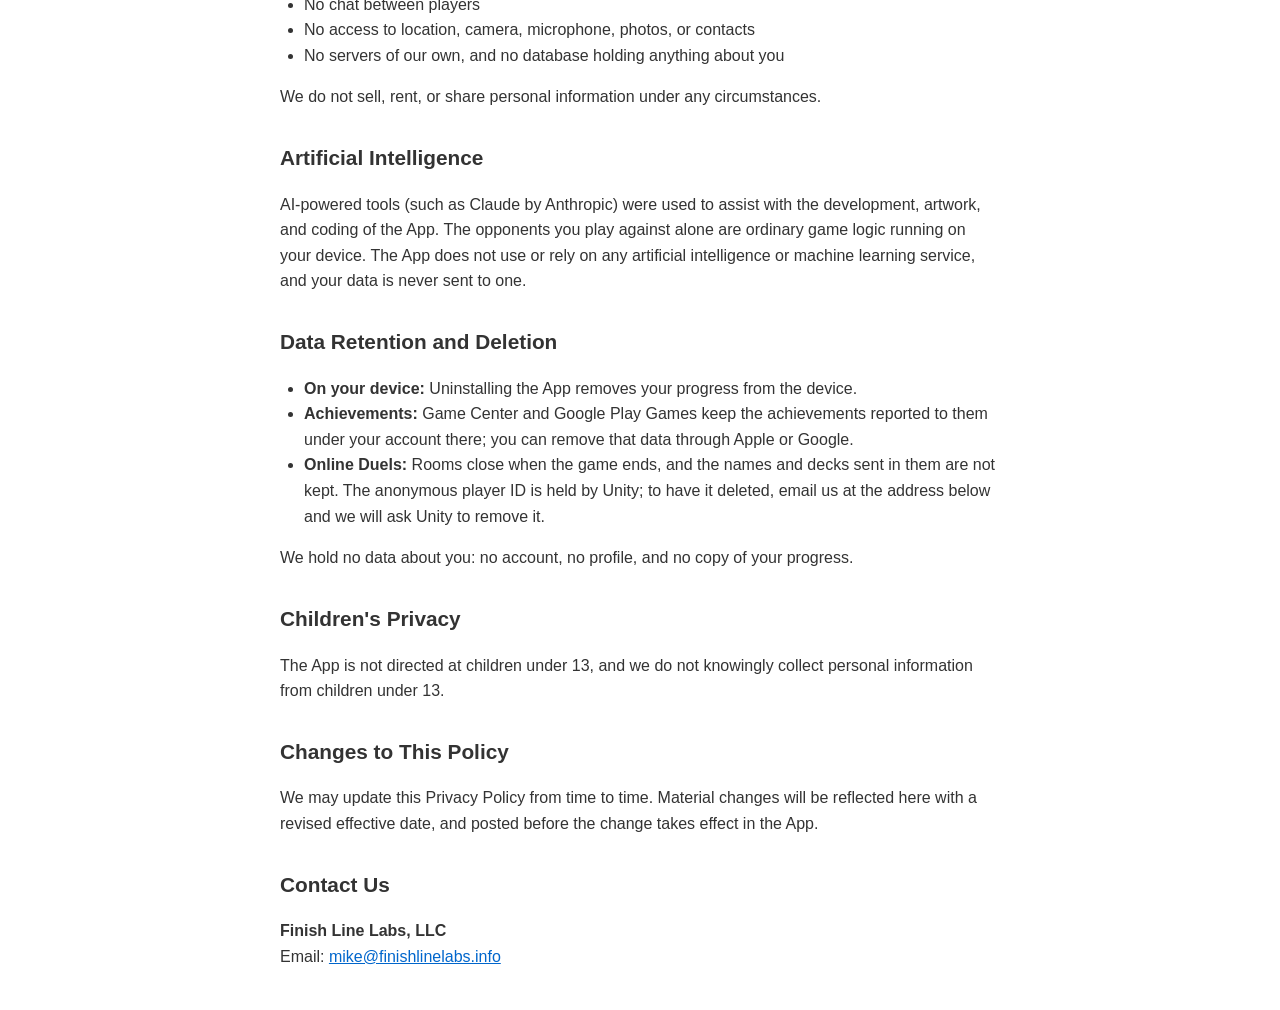
<file: IslesOfDusk/privacy-policy.html>
<!DOCTYPE html>
<html lang="en">
<head>
  <meta charset="UTF-8">
  <meta name="viewport" content="width=device-width, initial-scale=1.0">
  <title>Isles of Dusk - Privacy Policy</title>
    <style>
    body {
      font-family: -apple-system, BlinkMacSystemFont, "Segoe UI", Roboto, Helvetica, Arial, sans-serif;
      max-width: 720px;
      margin: 0 auto;
      padding: 24px;
      line-height: 1.6;
      color: #333;
    }
    h1 { font-size: 1.8em; margin-bottom: 0.2em; }
    h2 { font-size: 1.3em; margin-top: 1.5em; }
    h3 { font-size: 1.05em; margin-top: 1.2em; }
    .effective-date { color: #666; margin-bottom: 2em; }
    ul { padding-left: 1.5em; }
    a { color: #0066cc; }
    .summary { background: #f4f7fb; border-left: 4px solid #0066cc; padding: 12px 16px; margin: 1.5em 0; }
  </style>
</head>
<body>

<h1>Privacy Policy</h1>
<p class="effective-date">Effective Date: October 24, 2026</p>

<p>Finish Line Labs, LLC ("we", "us", or "our") operates the Isles of Dusk mobile application (the "App"), available for Android and iOS. This Privacy Policy explains how the App handles your information.</p>

<div class="summary">
  <p><strong>In short:</strong> Isles of Dusk is free, with no in-app purchases, no advertising and no analytics. We run no servers of our own. Your progress stays on your device; achievements are also shown in Game Center or Google Play Games if you use them. Online Duels connect you to your friends through Unity's game services using an anonymous ID, and the name you type and the deck you bring are shown only to the other player in your room.</p>
</div>

<h2>Information the App Uses</h2>

<h3>Game Progress</h3>
<p>The App stores your progress in a file on your device: your decks, your Island Trials progress, the cards you have seen, whether you have finished the tutorial, and your settings, along with the name you last typed for online play. It is not copied anywhere else.</p>

<h3>Achievements</h3>
<p>The App has achievements (for example, clearing an island). If you are signed in to <strong>Game Center</strong> (iOS) or <strong>Google Play Games</strong> (Android), the App reports the achievements you earn to that service so they appear in your profile there. The App signs in automatically when you open it if you already use the service on your device; you can sign out or turn it off in your device's settings, and the App works the same without it.</p>
<p>The App receives only what it needs to show that you are signed in. It does not receive your email address, contacts, or friends list. Game Center is governed by <a href="https://www.apple.com/legal/privacy/">Apple's Privacy Policy</a> and Google Play Games by <a href="https://policies.google.com/privacy">Google's Privacy Policy</a>.</p>

<h3>Online Duels</h3>
<p>If you choose to play a Duel online with a friend, the App uses <strong>Unity Gaming Services</strong> (Unity Authentication, Multiplayer and Relay), operated by Unity Technologies, to connect the two phones:</p>
<ul>
  <li><strong>An anonymous player ID.</strong> The first time you play online, Unity Authentication creates a random identifier for your copy of the App. It is not linked to your name, email address, phone number, or any account.</li>
  <li><strong>The room.</strong> Creating a room makes a short room code that your friend types to join. Unity's Relay service passes game messages between the two phones, and the room closes when you leave.</li>
  <li><strong>Your name and deck.</strong> You enter a name to show at the table, and bring one of your decks. They are sent only to the other player in your room, for as long as the game lasts. They are not stored by us or kept after the game.</li>
</ul>
<p>Unity processes this connection information, along with standard technical information such as your IP address, under the <a href="https://unity.com/legal/game-player-and-app-user-privacy-policy">Unity Game Player and App User Privacy Policy</a>. Playing alone (Island Trials, Practice and the tutorial) does not use these services at all.</p>

<h2>What the App Does Not Do</h2>
<p>To be explicit, the App contains none of the following:</p>
<ul>
  <li>No in-app purchases, and no payments of any kind</li>
  <li>No advertising, and no advertising identifier</li>
  <li>No analytics, crash reporting, or tracking across other companies' apps or websites</li>
  <li>No third-party marketing, attribution, or social media SDKs</li>
  <li>No account creation or login, and no collection of your email address or phone number</li>
  <li>No chat between players</li>
  <li>No access to location, camera, microphone, photos, or contacts</li>
  <li>No servers of our own, and no database holding anything about you</li>
</ul>
<p>We do not sell, rent, or share personal information under any circumstances.</p>

<h2 id="artificial-intelligence">Artificial Intelligence</h2>
<p>AI-powered tools (such as Claude by Anthropic) were used to assist with the development, artwork, and coding of the App. The opponents you play against alone are ordinary game logic running on your device. The App does not use or rely on any artificial intelligence or machine learning service, and your data is never sent to one.</p>

<h2>Data Retention and Deletion</h2>
<ul>
  <li><strong>On your device:</strong> Uninstalling the App removes your progress from the device.</li>
  <li><strong>Achievements:</strong> Game Center and Google Play Games keep the achievements reported to them under your account there; you can remove that data through Apple or Google.</li>
  <li><strong>Online Duels:</strong> Rooms close when the game ends, and the names and decks sent in them are not kept. The anonymous player ID is held by Unity; to have it deleted, email us at the address below and we will ask Unity to remove it.</li>
</ul>
<p>We hold no data about you: no account, no profile, and no copy of your progress.</p>

<h2>Children's Privacy</h2>
<p>The App is not directed at children under 13, and we do not knowingly collect personal information from children under 13.</p>

<h2>Changes to This Policy</h2>
<p>We may update this Privacy Policy from time to time. Material changes will be reflected here with a revised effective date, and posted before the change takes effect in the App.</p>

<h2>Contact Us</h2>
<p><strong>Finish Line Labs, LLC</strong><br>
Email: <a href="mailto:mike@finishlinelabs.info">mike@finishlinelabs.info</a></p>

</body>
</html>
</file>
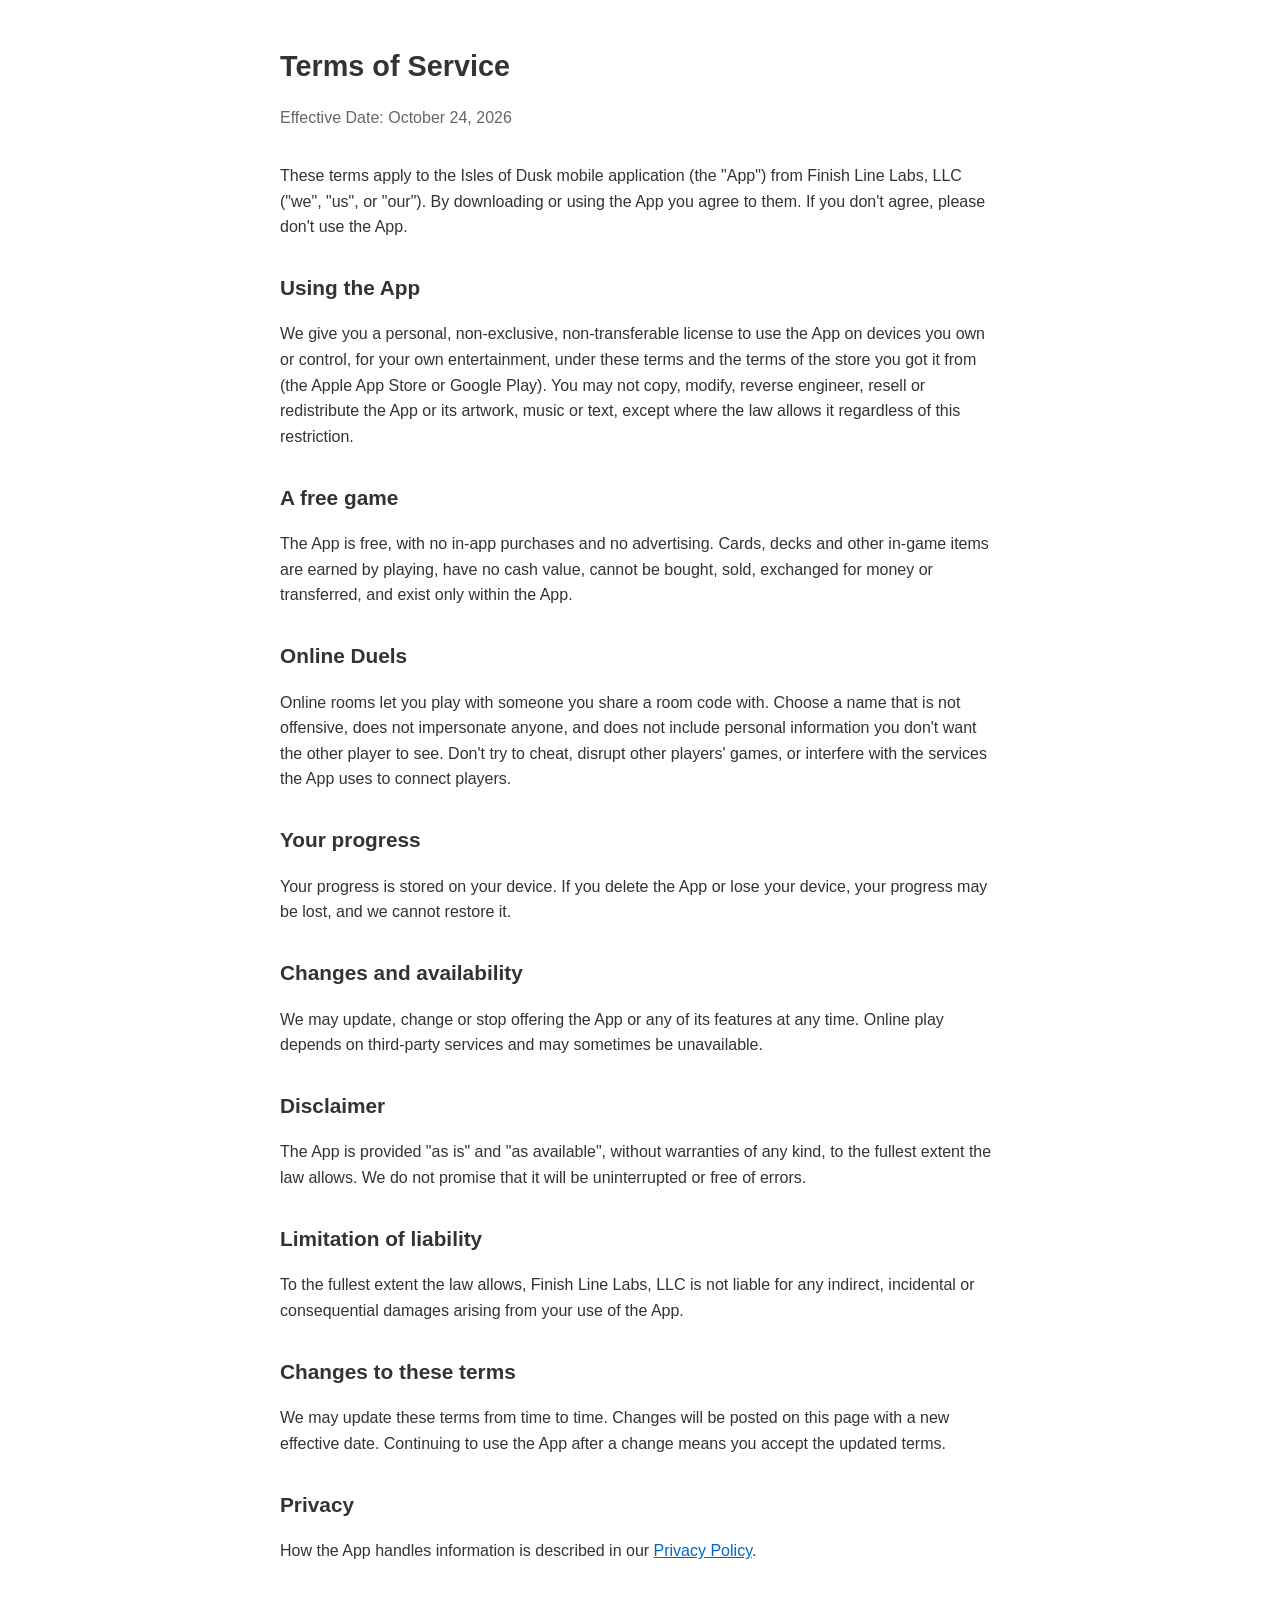
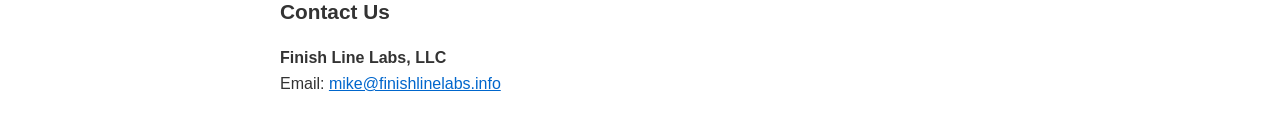
<file: IslesOfDusk/terms.html>
<!DOCTYPE html>
<html lang="en">
<head>
  <meta charset="UTF-8">
  <meta name="viewport" content="width=device-width, initial-scale=1.0">
  <title>Isles of Dusk - Terms of Service</title>
    <style>
    body {
      font-family: -apple-system, BlinkMacSystemFont, "Segoe UI", Roboto, Helvetica, Arial, sans-serif;
      max-width: 720px;
      margin: 0 auto;
      padding: 24px;
      line-height: 1.6;
      color: #333;
    }
    h1 { font-size: 1.8em; margin-bottom: 0.2em; }
    h2 { font-size: 1.3em; margin-top: 1.5em; }
    h3 { font-size: 1.05em; margin-top: 1.2em; }
    .effective-date { color: #666; margin-bottom: 2em; }
    ul { padding-left: 1.5em; }
    a { color: #0066cc; }
    .summary { background: #f4f7fb; border-left: 4px solid #0066cc; padding: 12px 16px; margin: 1.5em 0; }
  </style>
</head>
<body>

<h1>Terms of Service</h1>
<p class="effective-date">Effective Date: October 24, 2026</p>

<p>These terms apply to the Isles of Dusk mobile application (the "App") from Finish Line Labs, LLC ("we", "us", or "our"). By downloading or using the App you agree to them. If you don't agree, please don't use the App.</p>

<h2>Using the App</h2>
<p>We give you a personal, non-exclusive, non-transferable license to use the App on devices you own or control, for your own entertainment, under these terms and the terms of the store you got it from (the Apple App Store or Google Play). You may not copy, modify, reverse engineer, resell or redistribute the App or its artwork, music or text, except where the law allows it regardless of this restriction.</p>

<h2>A free game</h2>
<p>The App is free, with no in-app purchases and no advertising. Cards, decks and other in-game items are earned by playing, have no cash value, cannot be bought, sold, exchanged for money or transferred, and exist only within the App.</p>

<h2>Online Duels</h2>
<p>Online rooms let you play with someone you share a room code with. Choose a name that is not offensive, does not impersonate anyone, and does not include personal information you don't want the other player to see. Don't try to cheat, disrupt other players' games, or interfere with the services the App uses to connect players.</p>

<h2>Your progress</h2>
<p>Your progress is stored on your device. If you delete the App or lose your device, your progress may be lost, and we cannot restore it.</p>

<h2>Changes and availability</h2>
<p>We may update, change or stop offering the App or any of its features at any time. Online play depends on third-party services and may sometimes be unavailable.</p>

<h2>Disclaimer</h2>
<p>The App is provided "as is" and "as available", without warranties of any kind, to the fullest extent the law allows. We do not promise that it will be uninterrupted or free of errors.</p>

<h2>Limitation of liability</h2>
<p>To the fullest extent the law allows, Finish Line Labs, LLC is not liable for any indirect, incidental or consequential damages arising from your use of the App.</p>

<h2>Changes to these terms</h2>
<p>We may update these terms from time to time. Changes will be posted on this page with a new effective date. Continuing to use the App after a change means you accept the updated terms.</p>

<h2>Privacy</h2>
<p>How the App handles information is described in our <a href="privacy-policy.html">Privacy Policy</a>.</p>

<h2>Contact Us</h2>
<p><strong>Finish Line Labs, LLC</strong><br>
Email: <a href="mailto:mike@finishlinelabs.info">mike@finishlinelabs.info</a></p>

</body>
</html>
</file>
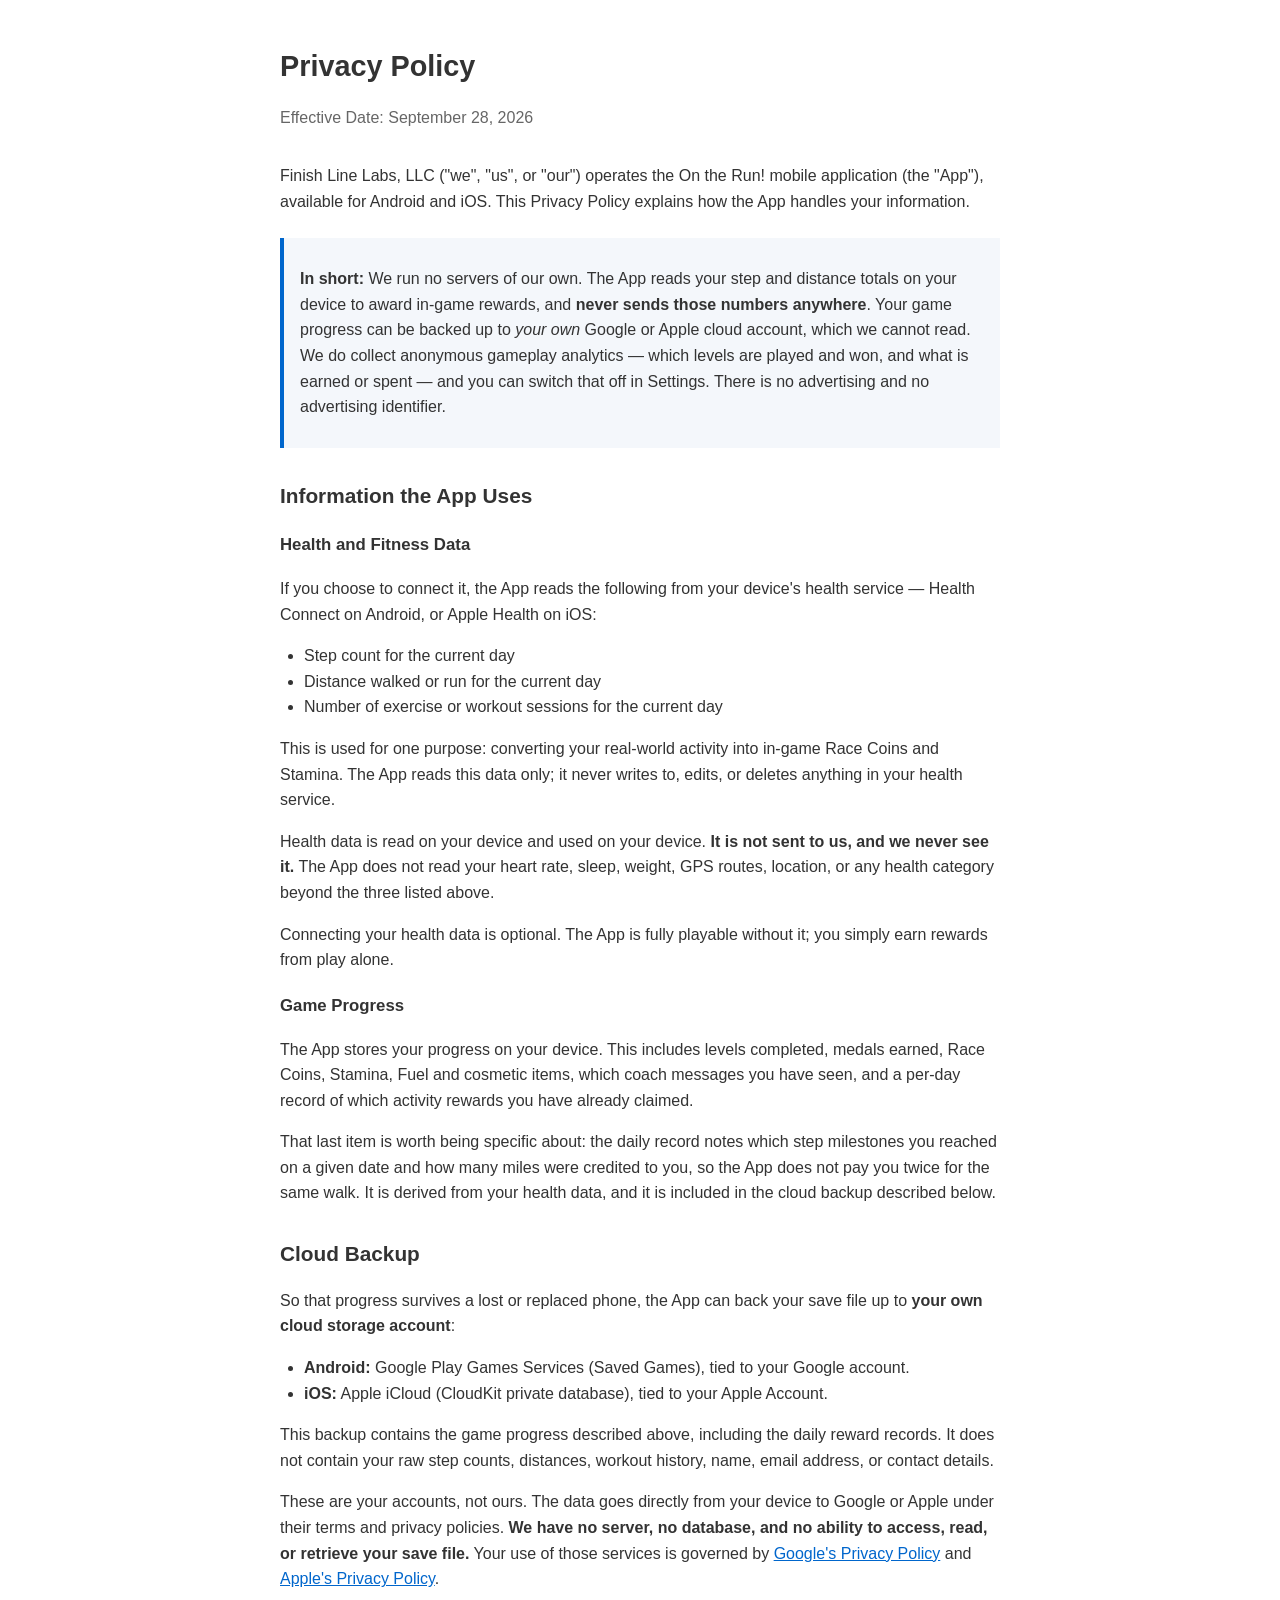
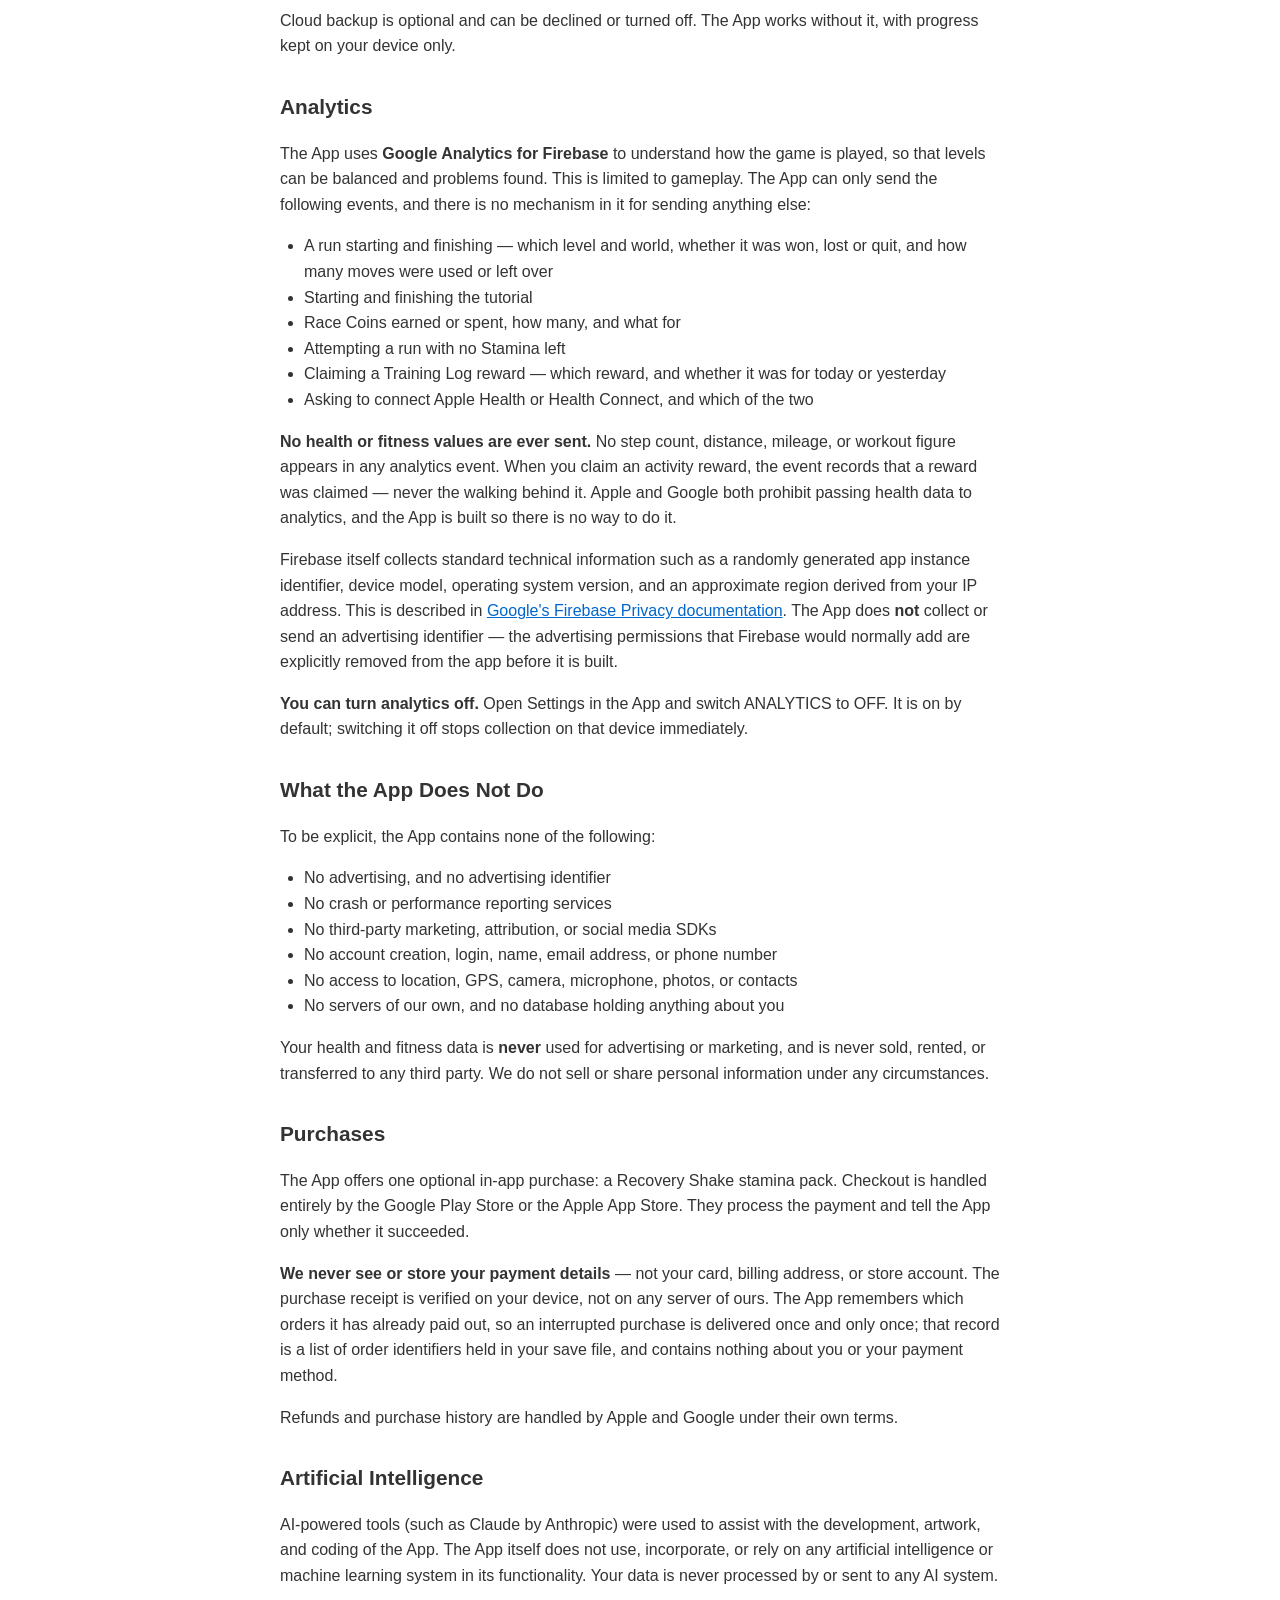
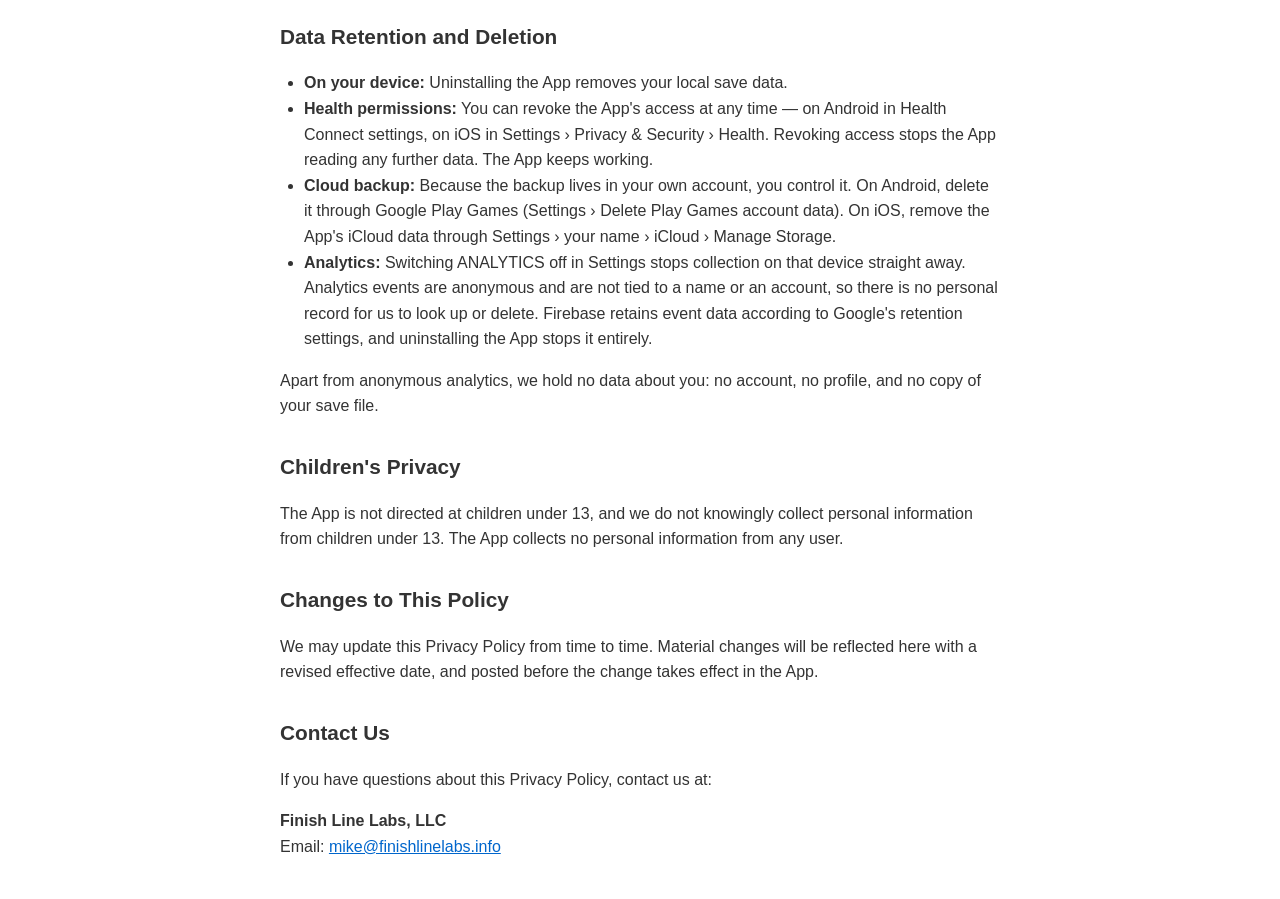
<file: OnTheRun/privacy-policy.html>
<!DOCTYPE html>
<html lang="en">
<head>
  <meta charset="UTF-8">
  <meta name="viewport" content="width=device-width, initial-scale=1.0">
  <title>On the Run! - Privacy Policy</title>
  <style>
    body {
      font-family: -apple-system, BlinkMacSystemFont, "Segoe UI", Roboto, Helvetica, Arial, sans-serif;
      max-width: 720px;
      margin: 0 auto;
      padding: 24px;
      line-height: 1.6;
      color: #333;
    }
    h1 { font-size: 1.8em; margin-bottom: 0.2em; }
    h2 { font-size: 1.3em; margin-top: 1.5em; }
    h3 { font-size: 1.05em; margin-top: 1.2em; }
    .effective-date { color: #666; margin-bottom: 2em; }
    ul { padding-left: 1.5em; }
    a { color: #0066cc; }
    .summary { background: #f4f7fb; border-left: 4px solid #0066cc; padding: 12px 16px; margin: 1.5em 0; }
  </style>
</head>
<body>

<h1>Privacy Policy</h1>
<p class="effective-date">Effective Date: September 28, 2026</p>

<p>Finish Line Labs, LLC ("we", "us", or "our") operates the On the Run! mobile application (the "App"), available for Android and iOS. This Privacy Policy explains how the App handles your information.</p>

<div class="summary">
  <p><strong>In short:</strong> We run no servers of our own. The App reads your step and distance totals on your device to award in-game rewards, and <strong>never sends those numbers anywhere</strong>. Your game progress can be backed up to <em>your own</em> Google or Apple cloud account, which we cannot read. We do collect anonymous gameplay analytics — which levels are played and won, and what is earned or spent — and you can switch that off in Settings. There is no advertising and no advertising identifier.</p>
</div>

<h2>Information the App Uses</h2>

<h3>Health and Fitness Data</h3>
<p>If you choose to connect it, the App reads the following from your device's health service — Health Connect on Android, or Apple Health on iOS:</p>
<ul>
  <li>Step count for the current day</li>
  <li>Distance walked or run for the current day</li>
  <li>Number of exercise or workout sessions for the current day</li>
</ul>
<p>This is used for one purpose: converting your real-world activity into in-game Race Coins and Stamina. The App reads this data only; it never writes to, edits, or deletes anything in your health service.</p>
<p>Health data is read on your device and used on your device. <strong>It is not sent to us, and we never see it.</strong> The App does not read your heart rate, sleep, weight, GPS routes, location, or any health category beyond the three listed above.</p>
<p>Connecting your health data is optional. The App is fully playable without it; you simply earn rewards from play alone.</p>

<h3>Game Progress</h3>
<p>The App stores your progress on your device. This includes levels completed, medals earned, Race Coins, Stamina, Fuel and cosmetic items, which coach messages you have seen, and a per-day record of which activity rewards you have already claimed.</p>
<p>That last item is worth being specific about: the daily record notes which step milestones you reached on a given date and how many miles were credited to you, so the App does not pay you twice for the same walk. It is derived from your health data, and it is included in the cloud backup described below.</p>

<h2>Cloud Backup</h2>
<p>So that progress survives a lost or replaced phone, the App can back your save file up to <strong>your own cloud storage account</strong>:</p>
<ul>
  <li><strong>Android:</strong> Google Play Games Services (Saved Games), tied to your Google account.</li>
  <li><strong>iOS:</strong> Apple iCloud (CloudKit private database), tied to your Apple Account.</li>
</ul>
<p>This backup contains the game progress described above, including the daily reward records. It does not contain your raw step counts, distances, workout history, name, email address, or contact details.</p>
<p>These are your accounts, not ours. The data goes directly from your device to Google or Apple under their terms and privacy policies. <strong>We have no server, no database, and no ability to access, read, or retrieve your save file.</strong> Your use of those services is governed by <a href="https://policies.google.com/privacy">Google's Privacy Policy</a> and <a href="https://www.apple.com/legal/privacy/">Apple's Privacy Policy</a>.</p>
<p>Cloud backup is optional and can be declined or turned off. The App works without it, with progress kept on your device only.</p>

<h2>Analytics</h2>
<p>The App uses <strong>Google Analytics for Firebase</strong> to understand how the game is played, so that levels can be balanced and problems found. This is limited to gameplay. The App can only send the following events, and there is no mechanism in it for sending anything else:</p>
<ul>
  <li>A run starting and finishing — which level and world, whether it was won, lost or quit, and how many moves were used or left over</li>
  <li>Starting and finishing the tutorial</li>
  <li>Race Coins earned or spent, how many, and what for</li>
  <li>Attempting a run with no Stamina left</li>
  <li>Claiming a Training Log reward — which reward, and whether it was for today or yesterday</li>
  <li>Asking to connect Apple Health or Health Connect, and which of the two</li>
</ul>
<p><strong>No health or fitness values are ever sent.</strong> No step count, distance, mileage, or workout figure appears in any analytics event. When you claim an activity reward, the event records that a reward was claimed — never the walking behind it. Apple and Google both prohibit passing health data to analytics, and the App is built so there is no way to do it.</p>
<p>Firebase itself collects standard technical information such as a randomly generated app instance identifier, device model, operating system version, and an approximate region derived from your IP address. This is described in <a href="https://firebase.google.com/support/privacy">Google's Firebase Privacy documentation</a>. The App does <strong>not</strong> collect or send an advertising identifier — the advertising permissions that Firebase would normally add are explicitly removed from the app before it is built.</p>
<p><strong>You can turn analytics off.</strong> Open Settings in the App and switch ANALYTICS to OFF. It is on by default; switching it off stops collection on that device immediately.</p>

<h2>What the App Does Not Do</h2>
<p>To be explicit, the App contains none of the following:</p>
<ul>
  <li>No advertising, and no advertising identifier</li>
  <li>No crash or performance reporting services</li>
  <li>No third-party marketing, attribution, or social media SDKs</li>
  <li>No account creation, login, name, email address, or phone number</li>
  <li>No access to location, GPS, camera, microphone, photos, or contacts</li>
  <li>No servers of our own, and no database holding anything about you</li>
</ul>
<p>Your health and fitness data is <strong>never</strong> used for advertising or marketing, and is never sold, rented, or transferred to any third party. We do not sell or share personal information under any circumstances.</p>

<h2>Purchases</h2>
<p>The App offers one optional in-app purchase: a Recovery Shake stamina pack. Checkout is handled entirely by the Google Play Store or the Apple App Store. They process the payment and tell the App only whether it succeeded.</p>
<p><strong>We never see or store your payment details</strong> — not your card, billing address, or store account. The purchase receipt is verified on your device, not on any server of ours. The App remembers which orders it has already paid out, so an interrupted purchase is delivered once and only once; that record is a list of order identifiers held in your save file, and contains nothing about you or your payment method.</p>
<p>Refunds and purchase history are handled by Apple and Google under their own terms.</p>

<h2 id="artificial-intelligence">Artificial Intelligence</h2>
<p>AI-powered tools (such as Claude by Anthropic) were used to assist with the development, artwork, and coding of the App. The App itself does not use, incorporate, or rely on any artificial intelligence or machine learning system in its functionality. Your data is never processed by or sent to any AI system.</p>

<h2>Data Retention and Deletion</h2>
<ul>
  <li><strong>On your device:</strong> Uninstalling the App removes your local save data.</li>
  <li><strong>Health permissions:</strong> You can revoke the App's access at any time — on Android in Health Connect settings, on iOS in Settings &rsaquo; Privacy &amp; Security &rsaquo; Health. Revoking access stops the App reading any further data. The App keeps working.</li>
  <li><strong>Cloud backup:</strong> Because the backup lives in your own account, you control it. On Android, delete it through Google Play Games (Settings &rsaquo; Delete Play Games account data). On iOS, remove the App's iCloud data through Settings &rsaquo; your name &rsaquo; iCloud &rsaquo; Manage Storage.</li>
  <li><strong>Analytics:</strong> Switching ANALYTICS off in Settings stops collection on that device straight away. Analytics events are anonymous and are not tied to a name or an account, so there is no personal record for us to look up or delete. Firebase retains event data according to Google's retention settings, and uninstalling the App stops it entirely.</li>
</ul>
<p>Apart from anonymous analytics, we hold no data about you: no account, no profile, and no copy of your save file.</p>

<h2>Children's Privacy</h2>
<p>The App is not directed at children under 13, and we do not knowingly collect personal information from children under 13. The App collects no personal information from any user.</p>

<h2>Changes to This Policy</h2>
<p>We may update this Privacy Policy from time to time. Material changes will be reflected here with a revised effective date, and posted before the change takes effect in the App.</p>

<h2>Contact Us</h2>
<p>If you have questions about this Privacy Policy, contact us at:</p>
<p><strong>Finish Line Labs, LLC</strong><br>
Email: <a href="mailto:mike@finishlinelabs.info">mike@finishlinelabs.info</a></p>

</body>
</html>
</file>
<file: style.css>
:root{--paper:#f7f6f0;--graphite:#292b30;--citron:#e7eb92;color:var(--graphite);background:var(--paper);font-family:"DM Sans","Helvetica Neue",Arial,sans-serif}
*{box-sizing:border-box}body{margin:0}a{color:inherit;text-decoration-thickness:1px;text-underline-offset:.3em}a:focus-visible{outline:3px solid currentColor;outline-offset:5px}.wrap{width:min(90%,1280px);margin:auto}header,nav,footer .wrap,footer .wrap>div{display:flex;align-items:center}header,footer .wrap{justify-content:space-between}header{padding:26px 0}.logo{width:clamp(150px,19vw,245px);display:block}nav{gap:clamp(12px,3vw,38px)}nav a,footer a{text-decoration:none}a:hover{text-decoration:underline}h1,h3{font-family:"Instrument Serif",Baskerville,"Times New Roman",serif;font-weight:400}h1{font-size:clamp(54px,7.9vw,116px);line-height:.98;letter-spacing:-.055em;margin:clamp(50px,6vw,94px) 0}h2{font-weight:500;font-size:22px}.cards{display:grid;grid-template-columns:1fr 1fr;gap:20px}.cards article{position:relative;overflow:hidden;isolation:isolate;display:flex;align-items:flex-end;min-height:clamp(210px,23vw,320px);padding:24px}.cards article:before{content:"";position:absolute;z-index:-1}.games{background:var(--graphite);color:white}.games:before{width:90%;height:180%;right:-13%;top:-48%;background:repeating-conic-gradient(#474952 0 25%,transparent 0 50%) 0 0/100px 100px;transform:rotate(28deg)}.apps{background:var(--citron)}.apps:before{inset:0;background:repeating-radial-gradient(circle at 77% 23%,transparent 0 22px,#b4bb53 23px 35px)}h3{font-size:clamp(42px,4vw,63px);letter-spacing:-.045em;line-height:1;margin:0}.policies{display:grid;grid-template-columns:1fr 1fr;gap:20px;margin:70px 0}.policies h2{margin:0}.policies a{display:flex;justify-content:space-between;border-top:1px solid #a5a59c;padding:16px 0;text-decoration:none}.policies a:hover{text-decoration:underline}footer{background:var(--graphite);color:white}footer .wrap{padding:28px 0;font-size:14px}footer .wrap>div{gap:14px}@media(max-width:650px){header{padding:19px 0}nav,footer .wrap{font-size:13px}.cards,.policies{grid-template-columns:1fr}.cards{gap:12px}.cards article{min-height:190px}.policies{margin:46px 0}footer .wrap>div{gap:6px}footer img{width:30px}}

.catalog { margin: 0 0 clamp(3rem, 7vw, 6rem); }
.catalog > h2 { font: 400 clamp(2rem, 3.5vw, 3.2rem)/1.1 Baskerville, Georgia, serif; border-top: 1px solid #bab9b2; padding-top: 1.25rem; margin-bottom: 1.5rem; }
.product-grid { display: grid; grid-template-columns: repeat(3,minmax(0,1fr)); gap: 2.75rem 1.5rem; }
.picture { display: grid; place-items: center; aspect-ratio: 16 / 10; background: #e9e8e1; overflow: hidden; }
.picture img { width: 100%; height: 100%; object-fit: contain; min-height: 0; }
.product h3 { font-size: clamp(1.8rem, 2.75vw, 2.9rem); margin: 1rem 0 .55rem; }
.product p { font-size: 1rem; line-height: 1.5; margin: 0 0 1rem; max-width: 52ch; }
.actions { display: flex; flex-wrap: wrap; gap: .65rem 1.15rem; }
.actions a { font-weight: 600; font-size: .9rem; }
.actions a:hover { background: var(--citron); }
@media(max-width:900px){ .product-grid {grid-template-columns: repeat(2,minmax(0,1fr));} }
@media(max-width:580px){ .product-grid {grid-template-columns: 1fr; gap: 2rem;} }

.filters:not([hidden]) { display:flex; flex-wrap:wrap; gap:.55rem; margin:0 0 1.5rem; }
.filters button { font:inherit; padding:.6rem 1rem; border:1px solid #a6a69b; border-radius:2rem; background:transparent; color:var(--graphite); cursor:pointer; }
.filters button[aria-pressed="true"] { background:var(--citron); border-color:var(--graphite); }
.filters button:focus-visible { outline:3px solid var(--graphite); outline-offset:3px; }
.contact-page { min-height:65vh; }
.contact-options { display:grid; grid-template-columns:1.5fr 1fr; gap:3rem; margin-bottom:6rem; }
.contact-options section { border-top:1px solid #a6a69b; }
.contact-options p { max-width:46ch; line-height:1.55; }
.contact-options a { font-size:clamp(1.15rem,2.2vw,2rem); }
@media(max-width:580px){.contact-options{grid-template-columns:1fr;gap:2rem}header.wrap,footer .wrap{flex-wrap:wrap;gap:12px}.logo{max-width:38vw}footer nav{gap:12px}}

/* Link-in-bio page (/links) */
.links-page{background:var(--paper)}
.links{width:min(92%,560px);margin:auto;padding:40px 0 48px}
.links-head{display:block;padding:0;text-align:center;margin-bottom:28px}
.links-head img{display:block;margin:0 auto 14px}
.links-head h1{font-size:clamp(40px,10vw,56px);letter-spacing:-.045em;margin:0 0 6px;line-height:1}
.links-head p{margin:0;color:#5c5e63}
.links section{margin-top:26px}
.links h2{font-size:13px;font-weight:600;letter-spacing:.09em;text-transform:uppercase;margin:0 0 10px;color:#5c5e63}
.link-card{display:flex;gap:14px;align-items:flex-start;background:#fff;border:1px solid #dcdbd3;border-radius:16px;padding:14px;margin-bottom:10px}
.link-card>img{width:64px;height:64px;flex:none;border-radius:12px;object-fit:cover;background:#e9e8e1}
.link-card>div{min-width:0;flex:1}
.link-card h3{font-size:26px;letter-spacing:-.03em;margin:0 0 2px}
.link-card p{margin:0 0 10px;font-size:14px;line-height:1.4;color:#4a4c51}
.stores{display:flex;flex-wrap:wrap;gap:8px}
.stores a{display:inline-flex;align-items:center;min-height:40px;padding:0 16px;border-radius:999px;background:var(--graphite);color:#fff;font-size:14px;font-weight:600;text-decoration:none}
.stores a:hover{background:var(--citron);color:var(--graphite);text-decoration:none}
.links-foot{justify-content:center;flex-wrap:wrap;gap:8px;margin-top:32px}
.links-foot a{min-height:44px;display:inline-flex;align-items:center;padding:0 20px;border:1px solid var(--graphite);border-radius:999px;font-size:14px;font-weight:600}
.links-foot a:hover{background:var(--citron);text-decoration:none}
.links-legal{text-align:center;font-size:12px;color:#7a7c80;margin:22px 0 0}
</file>
